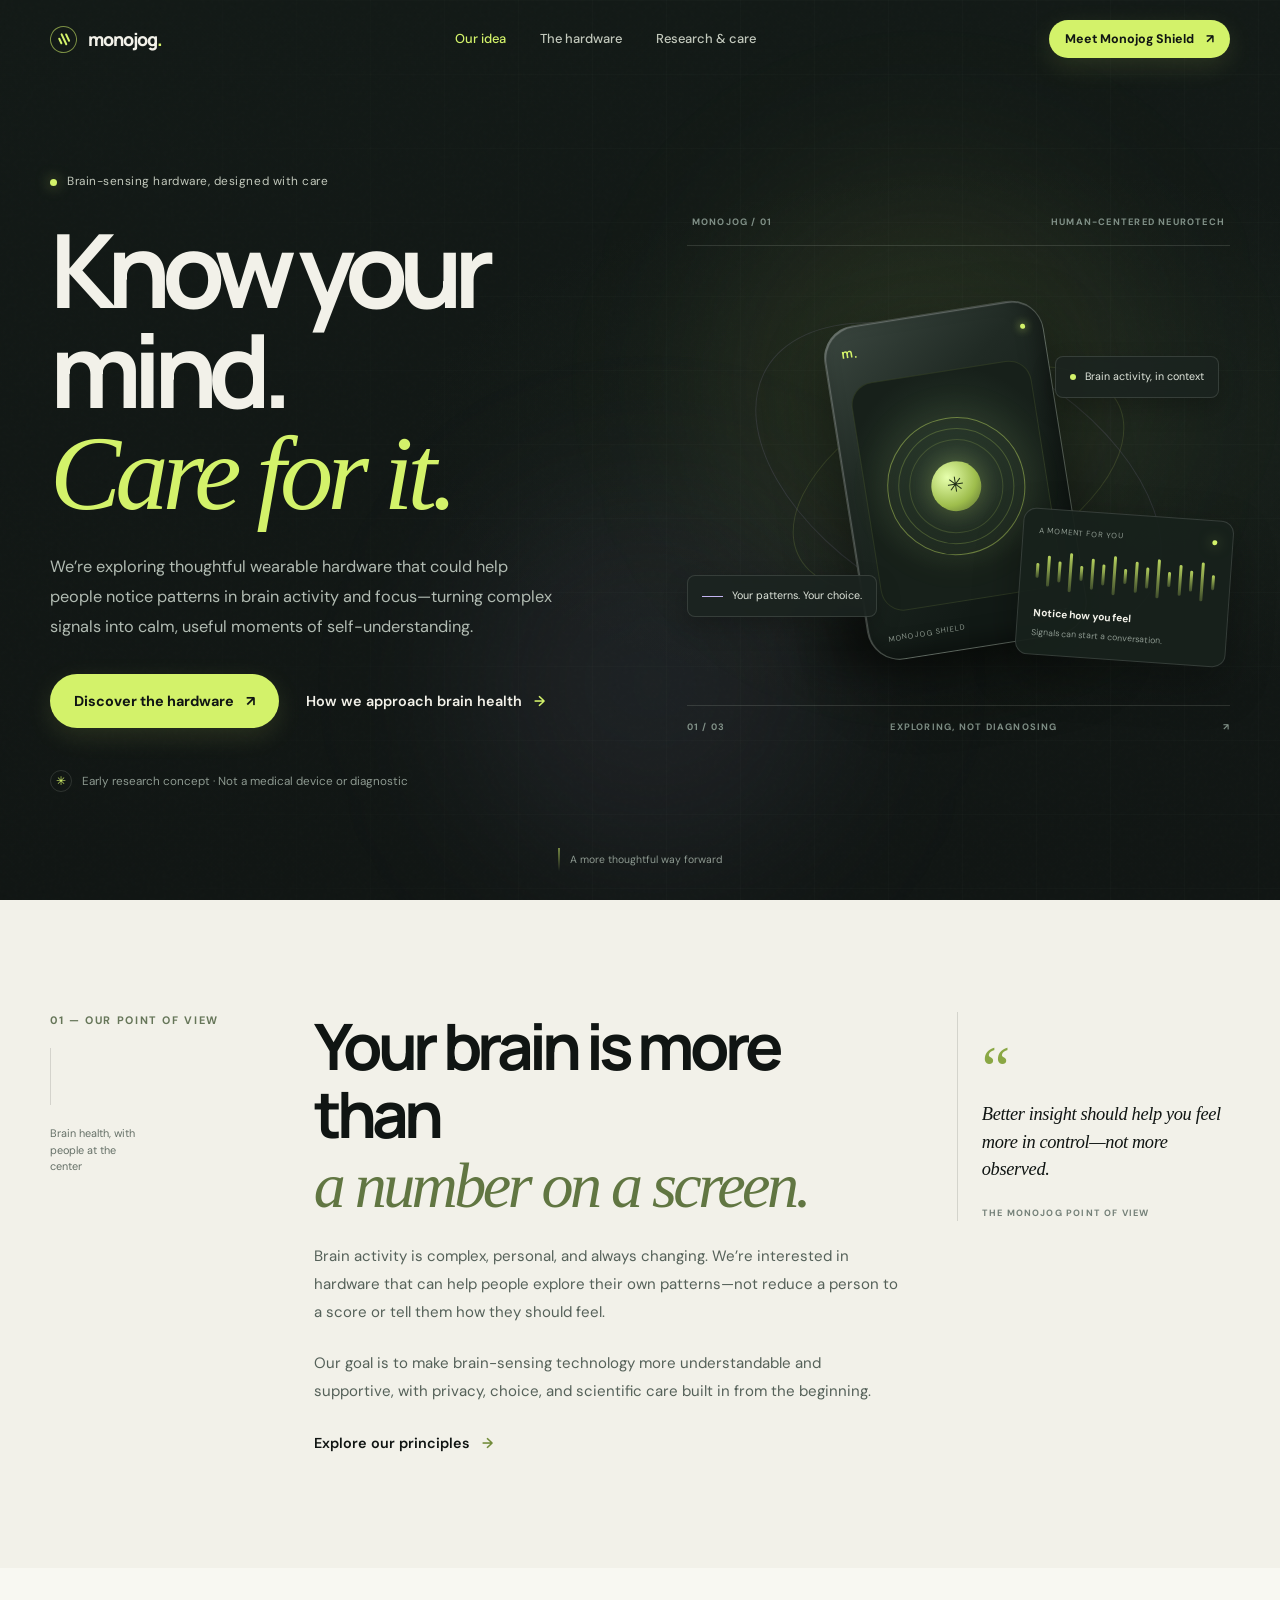
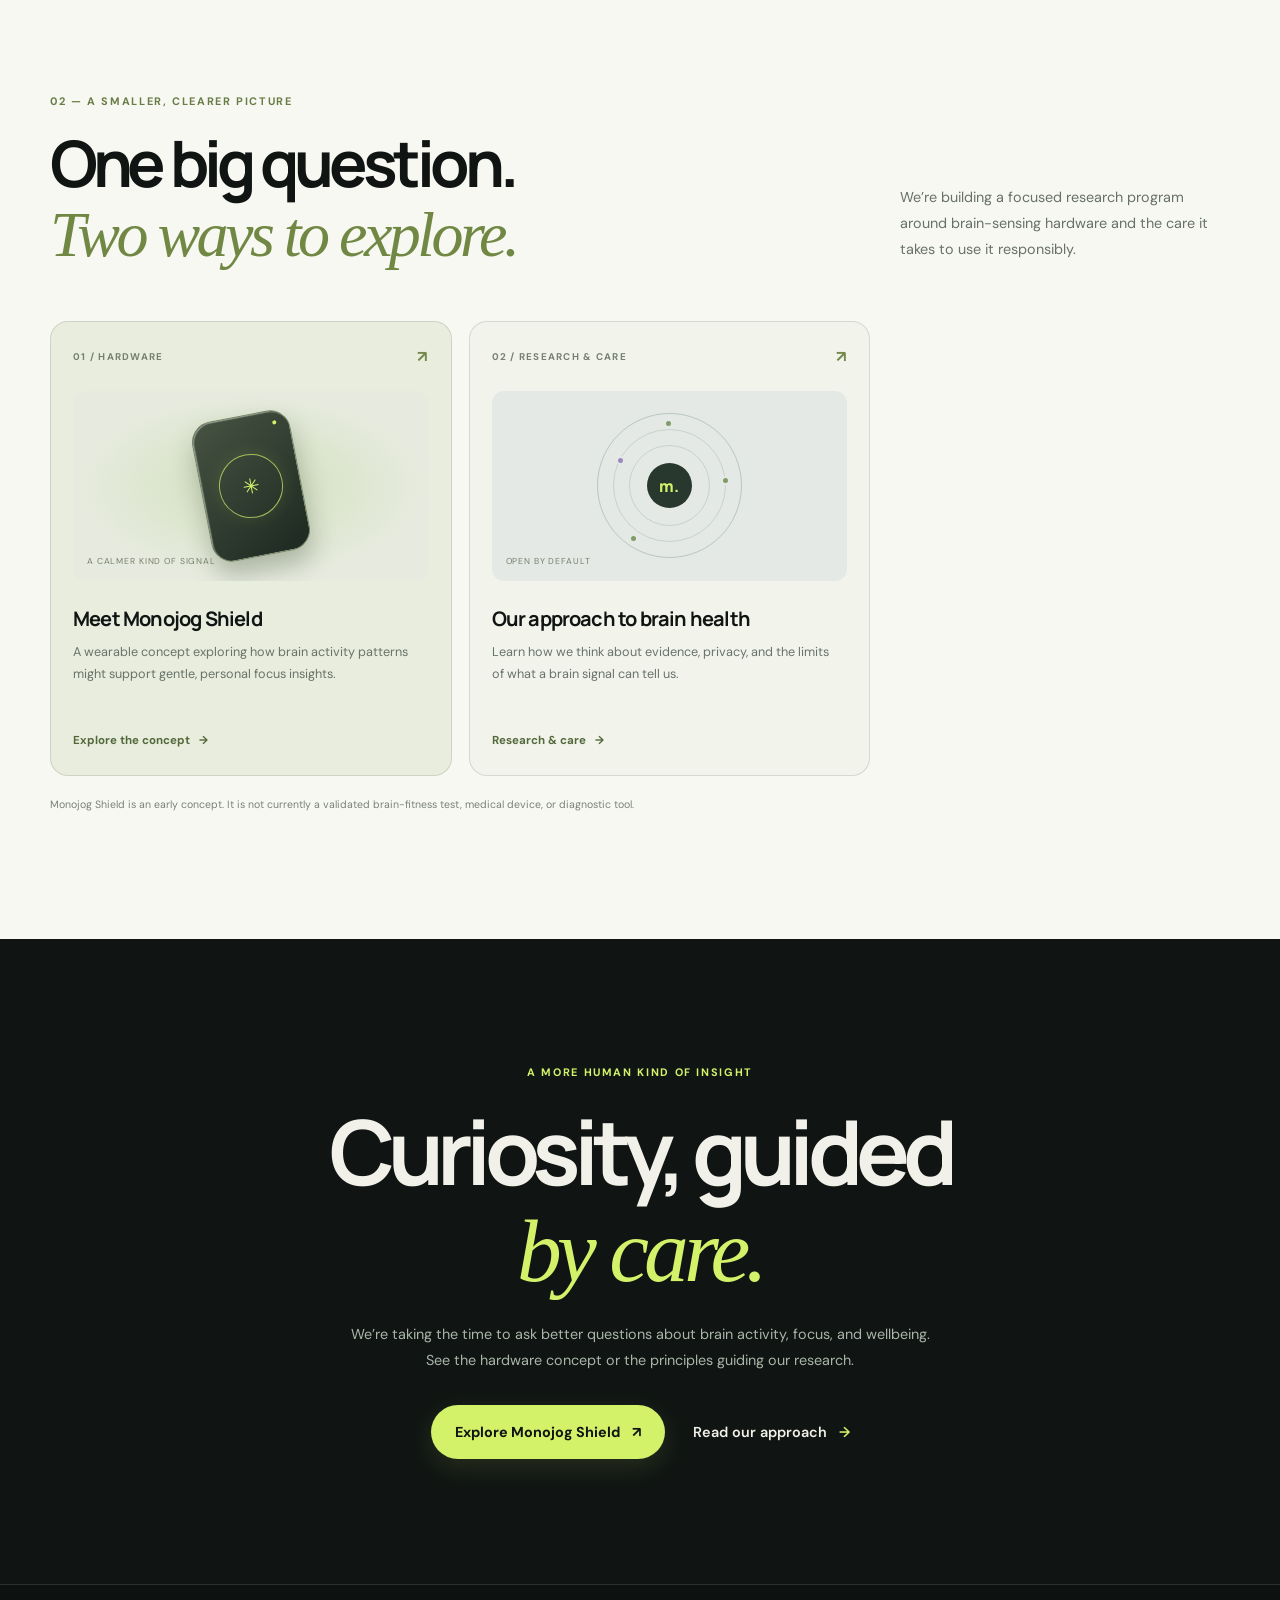
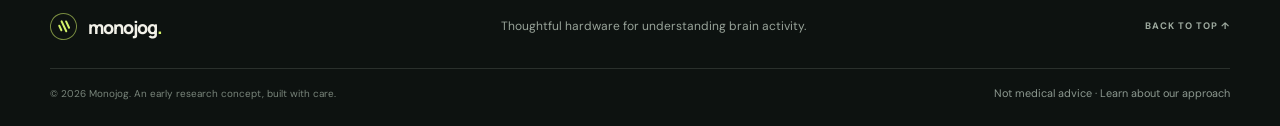
<file: index.html>
<!doctype html>
<html lang="en">
<head>
  <meta charset="utf-8">
  <meta name="viewport" content="width=device-width, initial-scale=1">
  <meta name="theme-color" content="#101513">
  <meta name="description" content="Monojog is exploring thoughtful brain-sensing hardware to help people understand and care for their focus and mental wellbeing.">
  <meta property="og:title" content="Monojog — Understand your focus">
  <meta property="og:description" content="A more human way to explore brain activity, attention, and brain health. Early hardware research, built with care.">
  <meta property="og:type" content="website">
  <title>Monojog — Understand your focus</title>
  <link rel="icon" type="image/svg+xml" href="assets/favicon.svg">
  <link rel="preconnect" href="https://fonts.googleapis.com">
  <link rel="preconnect" href="https://fonts.gstatic.com" crossorigin>
  <link href="https://fonts.googleapis.com/css2?family=DM+Sans:wght@400;500;600;700&family=Manrope:wght@400;500;600;700;800&display=swap" rel="stylesheet">
  <link rel="stylesheet" href="css/style.css">
  <link rel="stylesheet" href="css/animations.css">
  <link rel="stylesheet" href="css/brain-health.css">
</head>
<body>
  <div id="preloader" aria-hidden="true"><div class="preloader-inner"><div class="preloader-logo">M</div><div class="preloader-bar"><div class="preloader-bar-fill"></div></div></div></div>
  <div class="cursor-glow" id="cursorGlow" aria-hidden="true"></div>

  <nav class="navbar" id="navbar" aria-label="Main navigation">
    <div class="container nav-container">
      <a class="nav-logo" href="index.html" aria-label="Monojog home"><span class="brand-mark" aria-hidden="true"><span></span><span></span><span></span></span><span class="logo-text">monojog<span class="brand-period">.</span></span></a>
      <div class="nav-links" id="navLinks">
        <a class="nav-link active" href="index.html" aria-current="page">Our idea</a>
        <a class="nav-link" href="shield.html">The hardware</a>
        <a class="nav-link" href="research.html">Research &amp; care</a>
      </div>
      <div class="nav-actions">
        <a class="btn btn-primary btn-sm" href="shield.html">Meet Monojog Shield <span aria-hidden="true">↗</span></a>
        <button class="nav-toggle" id="navToggle" type="button" aria-label="Toggle navigation" aria-expanded="false" aria-controls="mobileMenu"><span></span><span></span><span></span></button>
      </div>
    </div>
  </nav>
  <div class="mobile-menu" id="mobileMenu"><div class="mobile-menu-content">
    <a class="mobile-link" href="index.html" aria-current="page">Our idea</a>
    <a class="mobile-link" href="shield.html">The hardware</a>
    <a class="mobile-link" href="research.html">Research &amp; care</a>
    <a class="btn btn-primary btn-lg mobile-cta" href="shield.html">Meet Monojog Shield ↗</a>
  </div></div>

  <main>
    <section class="hero" id="home">
      <div class="hero-bg" aria-hidden="true"><div class="hero-orb hero-orb-one"></div><div class="hero-orb hero-orb-two"></div><div class="hero-grid"></div></div>
      <div class="container hero-layout">
        <div class="hero-copy">
          <div class="eyebrow reveal-up"><span class="eyebrow-dot"></span> Brain-sensing hardware, designed with care</div>
          <h1 class="hero-title reveal-up delay-1">Know your mind.<br><span class="serif-accent">Care for it.</span></h1>
          <p class="hero-description reveal-up delay-2">We’re exploring thoughtful wearable hardware that could help people notice patterns in brain activity and focus—turning complex signals into calm, useful moments of self-understanding.</p>
          <div class="hero-actions reveal-up delay-3"><a class="btn btn-primary btn-lg" href="shield.html">Discover the hardware <span aria-hidden="true">↗</span></a><a class="text-link" href="research.html">How we approach brain health <span aria-hidden="true">→</span></a></div>
          <div class="hero-note reveal-up delay-4"><span class="note-icon" aria-hidden="true">✳</span><span>Early research concept · Not a medical device or diagnostic</span></div>
        </div>
        <div class="hero-art reveal-up delay-2" aria-label="Illustration of a wearable brain-sensing concept with a gently moving signal visualization">
          <div class="art-caption"><span>MONOJOG / 01</span><span>HUMAN-CENTERED NEUROTECH</span></div>
          <div class="device-stage">
            <div class="orbit orbit-a"></div><div class="orbit orbit-b"></div><div class="device-shadow"></div>
            <div class="device"><div class="device-top"><span class="device-brand">m.</span><span class="device-led"></span></div><div class="device-face"><div class="device-ring"><div class="device-core"><span class="core-spark">✳</span></div></div></div><div class="device-bottom"><span>MONOJOG SHIELD</span><span>CONCEPT</span></div></div>
            <div class="signal signal-one"><span class="signal-dot"></span><span>Brain activity, in context</span></div>
            <div class="signal signal-two"><span class="signal-line"></span><span>Your patterns. Your choice.</span></div>
            <div class="app-tile"><div class="app-tile-top"><span>A MOMENT FOR YOU</span><span class="app-live-dot"></span></div><div class="app-wave" aria-hidden="true"><i></i><i></i><i></i><i></i><i></i><i></i><i></i><i></i><i></i><i></i><i></i><i></i><i></i><i></i><i></i><i></i><i></i></div><div class="app-tile-bottom"><strong>Notice how you feel</strong><span>Signals can start a conversation.</span></div></div>
          </div>
          <div class="art-foot"><span>01 / 03</span><span>EXPLORING, NOT DIAGNOSING</span><span>↗</span></div>
        </div>
      </div>
      <a class="scroll-cue" href="#approach"><span class="scroll-cue-line"></span> A more thoughtful way forward</a>
    </section>

    <section class="manifesto section-space" id="approach">
      <div class="container manifesto-grid">
        <div class="manifesto-label reveal-up"><span class="section-index">01 — OUR POINT OF VIEW</span><span class="vertical-rule"></span><span class="tiny-label">Brain health, with people at the center</span></div>
        <div class="manifesto-copy reveal-up delay-1"><h2>Your brain is more than<br><span class="serif-accent">a number on a screen.</span></h2><p>Brain activity is complex, personal, and always changing. We’re interested in hardware that can help people explore their own patterns—not reduce a person to a score or tell them how they should feel.</p><p>Our goal is to make brain-sensing technology more understandable and supportive, with privacy, choice, and scientific care built in from the beginning.</p><a class="text-link" href="research.html">Explore our principles <span aria-hidden="true">→</span></a></div>
        <div class="manifesto-aside reveal-up delay-2"><span class="quote-mark">“</span><p>Better insight should help you feel more in control—not more observed.</p><span class="aside-caption">THE MONOJOG POINT OF VIEW</span></div>
      </div>
    </section>

    <section class="system-section section-space" id="system">
      <div class="container">
        <div class="section-heading reveal-up"><div><span class="section-index">02 — A SMALLER, CLEARER PICTURE</span><h2>One big question.<br><span class="serif-accent">Two ways to explore.</span></h2></div><p>We’re building a focused research program around brain-sensing hardware and the care it takes to use it responsibly.</p></div>
        <div class="system-grid home-card-grid">
          <a class="system-card system-card-feature reveal-up" href="shield.html"><div class="card-topline"><span>01 / HARDWARE</span><span class="card-arrow">↗</span></div><div class="card-illustration hardware-illustration"><div class="mini-device"><div class="mini-device-ring"><span>✳</span></div><span class="mini-light"></span></div><div class="illustration-label">A calmer kind of signal</div></div><h3>Meet Monojog Shield</h3><p>A wearable concept exploring how brain activity patterns might support gentle, personal focus insights.</p><span class="card-link">Explore the concept <span>→</span></span></a>
          <a class="system-card reveal-up delay-1" href="research.html"><div class="card-topline"><span>02 / RESEARCH &amp; CARE</span><span class="card-arrow">↗</span></div><div class="card-illustration research-illustration"><div class="research-orbit"><span class="research-center">m.</span><i class="node node-one"></i><i class="node node-two"></i><i class="node node-three"></i><i class="node node-four"></i></div><div class="research-label">Open by default</div></div><h3>Our approach to brain health</h3><p>Learn how we think about evidence, privacy, and the limits of what a brain signal can tell us.</p><span class="card-link">Research &amp; care <span>→</span></span></a>
        </div>
        <p class="system-footnote">Monojog Shield is an early concept. It is not currently a validated brain-fitness test, medical device, or diagnostic tool.</p>
      </div>
    </section>

    <section class="closing-section section-space"><div class="container closing-inner reveal-up"><span class="section-index">A MORE HUMAN KIND OF INSIGHT</span><h2>Curiosity, guided<br><span class="serif-accent">by care.</span></h2><p>We’re taking the time to ask better questions about brain activity, focus, and wellbeing. See the hardware concept or the principles guiding our research.</p><div class="closing-actions"><a class="btn btn-primary btn-lg" href="shield.html">Explore Monojog Shield <span aria-hidden="true">↗</span></a><a class="text-link" href="research.html">Read our approach <span aria-hidden="true">→</span></a></div></div></section>
  </main>
  <footer class="site-footer"><div class="container footer-main"><a class="nav-logo footer-logo" href="index.html"><span class="brand-mark" aria-hidden="true"><span></span><span></span><span></span></span><span class="logo-text">monojog<span class="brand-period">.</span></span></a><p>Thoughtful hardware for understanding brain activity.</p><a class="footer-top" href="#home">BACK TO TOP ↑</a></div><div class="container footer-bottom"><span>© <span id="currentYear">2026</span> Monojog. An early research concept, built with care.</span><a href="research.html">Not medical advice · Learn about our approach</a></div></footer>
  <script src="js/main.js"></script>
  <script>document.getElementById('currentYear').textContent = new Date().getFullYear();</script>
</body>
</html>
</file>
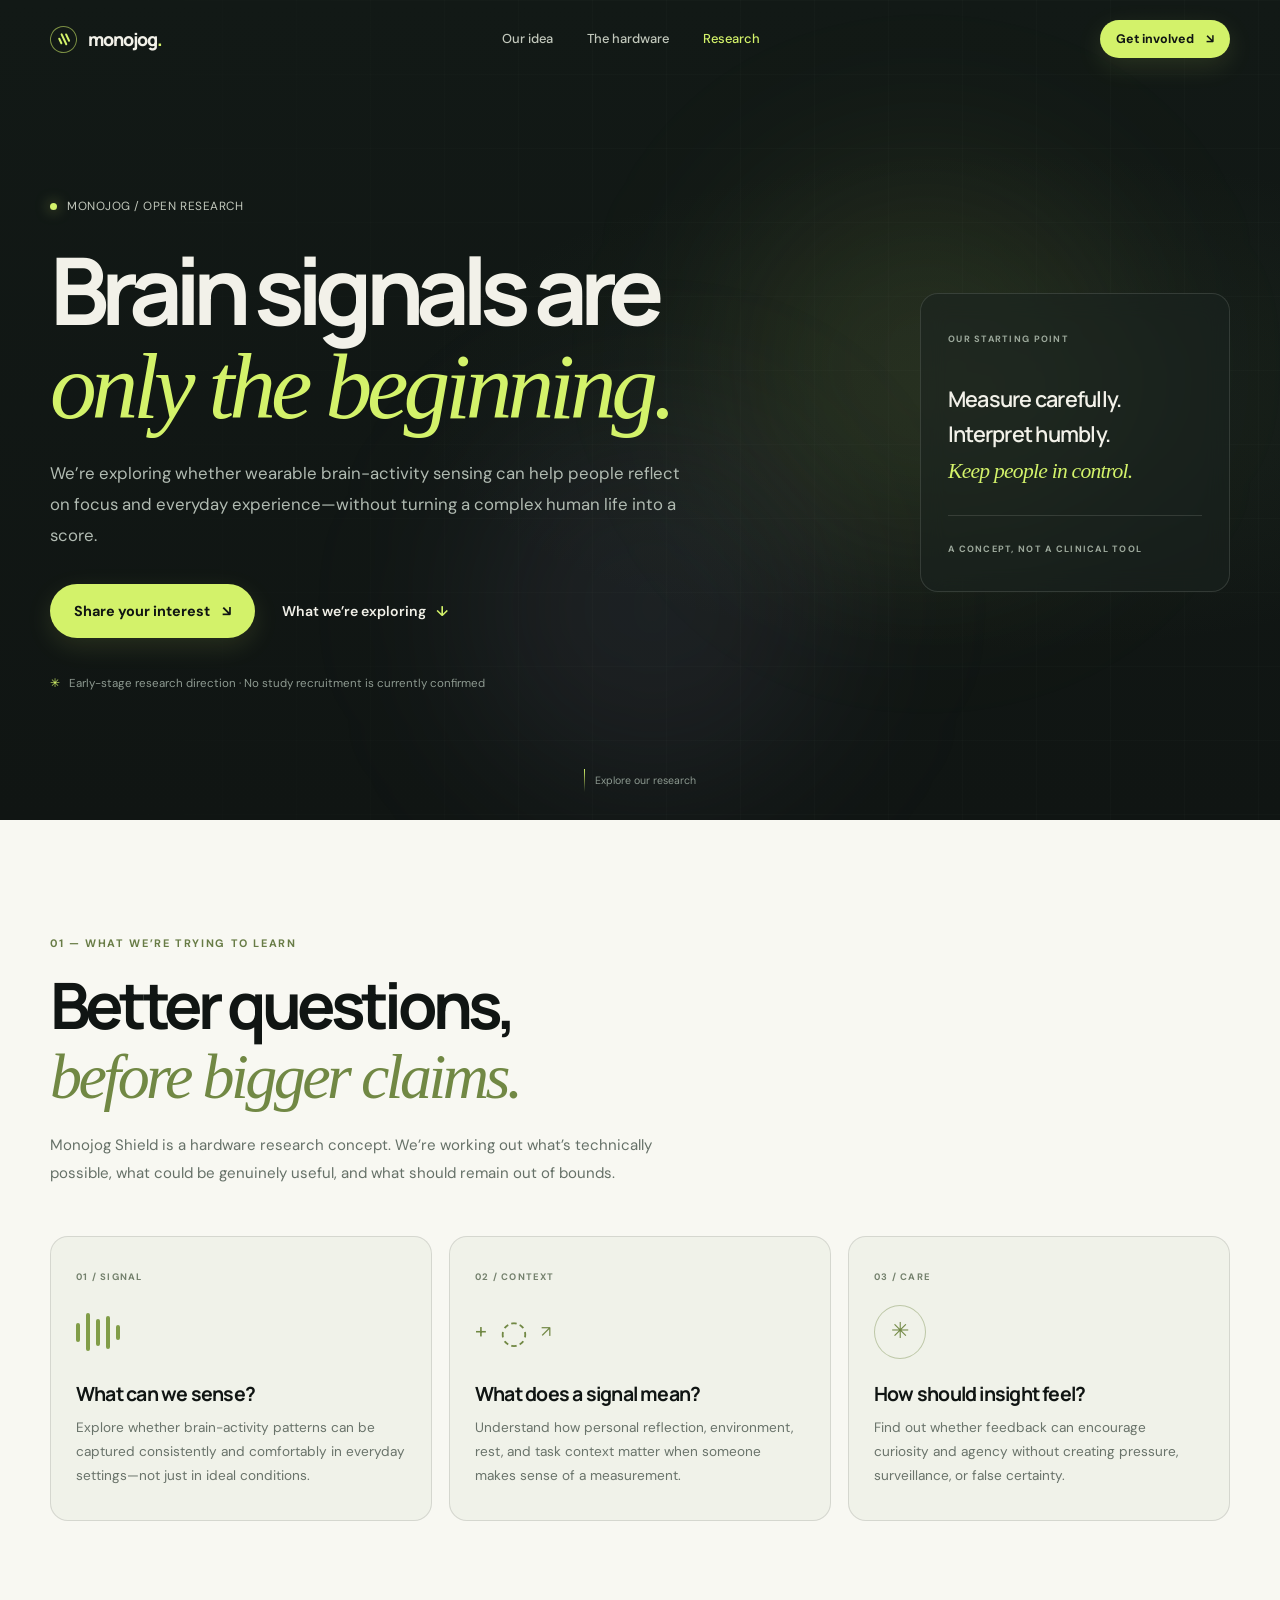
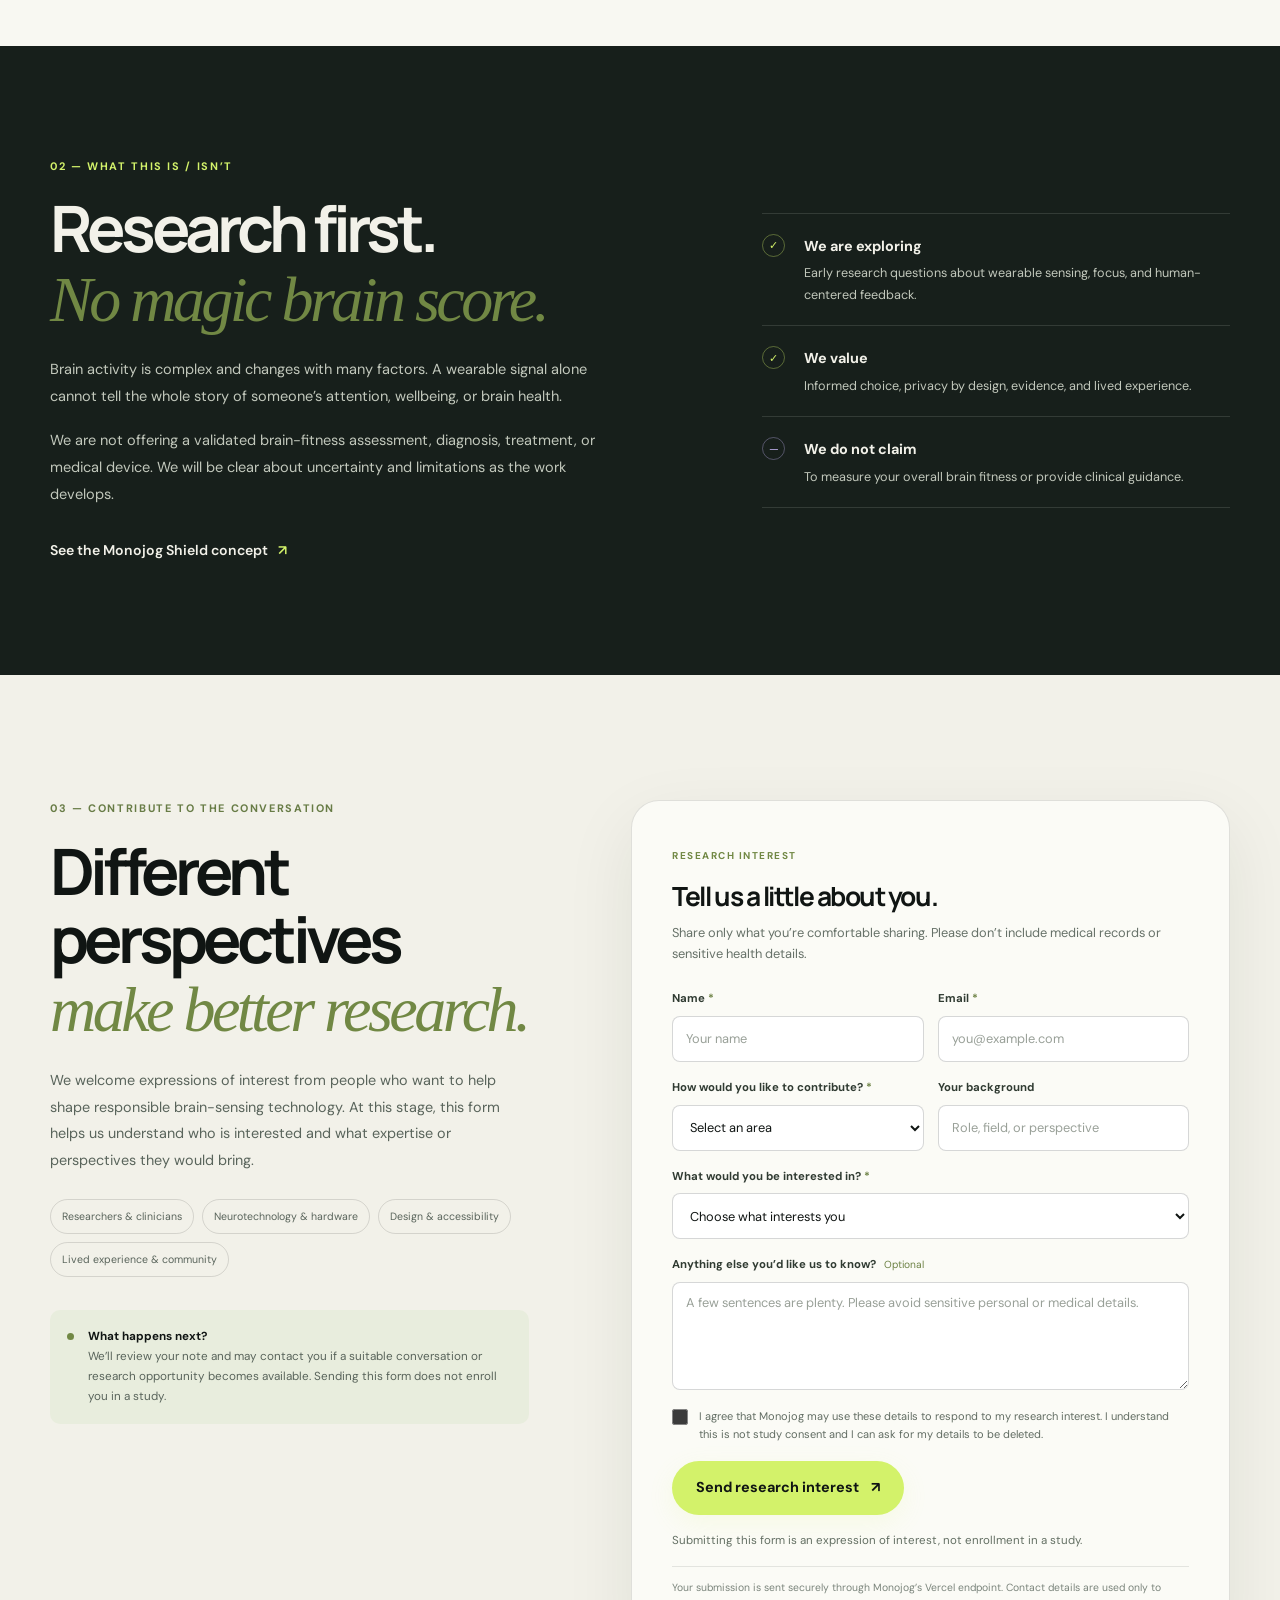
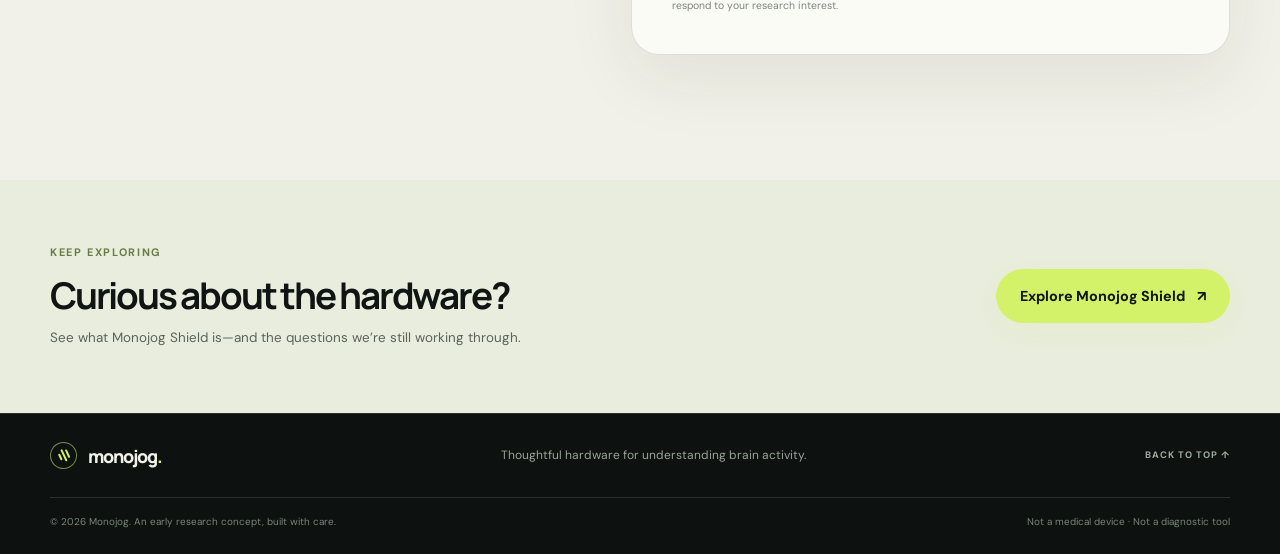
<file: research.html>
<!doctype html>
<html lang="en">
<head>
  <meta charset="utf-8">
  <meta name="viewport" content="width=device-width, initial-scale=1">
  <meta name="theme-color" content="#101513">
  <meta name="description" content="Explore Monojog's brain activity research and express interest in contributing as a researcher, designer, or participant advisor.">
  <title>Research with Monojog — Brain activity, focus &amp; care</title>
  <link rel="icon" type="image/svg+xml" href="assets/favicon.svg">
  <link rel="preconnect" href="https://fonts.googleapis.com">
  <link rel="preconnect" href="https://fonts.gstatic.com" crossorigin>
  <link href="https://fonts.googleapis.com/css2?family=DM+Sans:wght@400;500;600;700&family=Manrope:wght@400;500;600;700;800&display=swap" rel="stylesheet">
  <link rel="stylesheet" href="css/style.css">
  <link rel="stylesheet" href="css/animations.css">
  <link rel="stylesheet" href="css/brain-health.css">
  <link rel="stylesheet" href="css/research.css">
</head>
<body>
  <div id="preloader" aria-hidden="true"><div class="preloader-inner"><div class="preloader-logo">M</div><div class="preloader-bar"><div class="preloader-bar-fill"></div></div></div></div>
  <div class="cursor-glow" id="cursorGlow" aria-hidden="true"></div>

  <nav class="navbar" id="navbar" aria-label="Main navigation">
    <div class="container nav-container">
      <a class="nav-logo" href="index.html" aria-label="Monojog home"><span class="brand-mark" aria-hidden="true"><span></span><span></span><span></span></span><span class="logo-text">monojog<span class="brand-period">.</span></span></a>
      <div class="nav-links" id="navLinks">
        <a class="nav-link" href="index.html">Our idea</a>
        <a class="nav-link" href="shield.html">The hardware</a>
        <a class="nav-link active" href="research.html" aria-current="page">Research</a>
      </div>
      <div class="nav-actions">
        <a class="btn btn-primary btn-sm" href="#apply">Get involved <span aria-hidden="true">↘</span></a>
        <button class="nav-toggle" id="navToggle" type="button" aria-label="Toggle navigation" aria-expanded="false" aria-controls="mobileMenu"><span></span><span></span><span></span></button>
      </div>
    </div>
  </nav>
  <div class="mobile-menu" id="mobileMenu"><div class="mobile-menu-content">
    <a class="mobile-link" href="index.html">Our idea</a>
    <a class="mobile-link" href="shield.html">The hardware</a>
    <a class="mobile-link" href="research.html" aria-current="page">Research</a>
    <a class="btn btn-primary btn-lg mobile-cta" href="#apply">Get involved ↘</a>
  </div></div>

  <main>
    <section class="research-hero" id="home">
      <div class="hero-bg" aria-hidden="true"><div class="hero-orb hero-orb-one"></div><div class="hero-orb hero-orb-two"></div><div class="hero-grid"></div></div>
      <div class="container research-hero-content">
        <div class="research-hero-copy">
          <span class="eyebrow reveal-up"><span class="eyebrow-dot"></span> MONOJOG / OPEN RESEARCH</span>
          <h1 class="research-title reveal-up delay-1">Brain signals are<br><span class="serif-accent">only the beginning.</span></h1>
          <p class="research-lede reveal-up delay-2">We’re exploring whether wearable brain-activity sensing can help people reflect on focus and everyday experience—without turning a complex human life into a score.</p>
          <div class="research-hero-actions reveal-up delay-3"><a class="btn btn-primary btn-lg" href="#apply">Share your interest <span aria-hidden="true">↘</span></a><a class="research-secondary-link" href="#questions">What we’re exploring <span aria-hidden="true">↓</span></a></div>
          <p class="research-status reveal-up delay-4"><span aria-hidden="true">✳</span> Early-stage research direction · No study recruitment is currently confirmed</p>
        </div>
        <aside class="research-hero-note reveal-up delay-2" aria-label="Research principles">
          <span class="research-note-label">OUR STARTING POINT</span>
          <p>Measure carefully.<br>Interpret humbly.<br><em>Keep people in control.</em></p>
          <div class="research-note-rule"></div>
          <span class="research-note-foot">A CONCEPT, NOT A CLINICAL TOOL</span>
        </aside>
      </div>
      <a class="research-scroll" href="#questions"><span class="scroll-cue-line"></span> Explore our research</a>
    </section>

    <section class="research-purpose" id="questions">
      <div class="container">
        <div class="research-section-heading reveal-up"><span class="section-index">01 — WHAT WE’RE TRYING TO LEARN</span><h2>Better questions,<br><span class="serif-accent">before bigger claims.</span></h2><p>Monojog Shield is a hardware research concept. We’re working out what’s technically possible, what could be genuinely useful, and what should remain out of bounds.</p></div>
        <div class="question-grid">
          <article class="question-card reveal-up"><span class="question-index">01 / SIGNAL</span><div class="question-icon signal-icon" aria-hidden="true"><i></i><i></i><i></i><i></i><i></i></div><h3>What can we sense?</h3><p>Explore whether brain-activity patterns can be captured consistently and comfortably in everyday settings—not just in ideal conditions.</p></article>
          <article class="question-card reveal-up delay-1"><span class="question-index">02 / CONTEXT</span><div class="question-icon context-icon" aria-hidden="true"><span>+</span><span>◌</span><span>↗</span></div><h3>What does a signal mean?</h3><p>Understand how personal reflection, environment, rest, and task context matter when someone makes sense of a measurement.</p></article>
          <article class="question-card reveal-up delay-2"><span class="question-index">03 / CARE</span><div class="question-icon care-icon" aria-hidden="true"><span>✳</span></div><h3>How should insight feel?</h3><p>Find out whether feedback can encourage curiosity and agency without creating pressure, surveillance, or false certainty.</p></article>
        </div>
      </div>
    </section>

    <section class="research-boundaries">
      <div class="container boundaries-layout">
        <div class="boundaries-copy reveal-up"><span class="section-index">02 — WHAT THIS IS / ISN’T</span><h2>Research first.<br><span class="serif-accent">No magic brain score.</span></h2><p>Brain activity is complex and changes with many factors. A wearable signal alone cannot tell the whole story of someone’s attention, wellbeing, or brain health.</p><p>We are not offering a validated brain-fitness assessment, diagnosis, treatment, or medical device. We will be clear about uncertainty and limitations as the work develops.</p><a class="boundaries-link" href="shield.html">See the Monojog Shield concept <span aria-hidden="true">↗</span></a></div>
        <div class="boundaries-list reveal-up delay-1"><div><span class="boundary-mark">✓</span><p><strong>We are exploring</strong><br>Early research questions about wearable sensing, focus, and human-centered feedback.</p></div><div><span class="boundary-mark">✓</span><p><strong>We value</strong><br>Informed choice, privacy by design, evidence, and lived experience.</p></div><div><span class="boundary-mark boundary-no">—</span><p><strong>We do not claim</strong><br>To measure your overall brain fitness or provide clinical guidance.</p></div></div>
      </div>
    </section>

    <section class="participation-section">
      <div class="container participation-layout">
        <div class="participation-intro reveal-up"><span class="section-index">03 — CONTRIBUTE TO THE CONVERSATION</span><h2>Different perspectives<br><span class="serif-accent">make better research.</span></h2><p>We welcome expressions of interest from people who want to help shape responsible brain-sensing technology. At this stage, this form helps us understand who is interested and what expertise or perspectives they would bring.</p><div class="participation-roles"><span>Researchers &amp; clinicians</span><span>Neurotechnology &amp; hardware</span><span>Design &amp; accessibility</span><span>Lived experience &amp; community</span></div><div class="participation-expectations"><span class="expectation-dot"></span><p><strong>What happens next?</strong><br>We’ll review your note and may contact you if a suitable conversation or research opportunity becomes available. Sending this form does not enroll you in a study.</p></div></div>
        <div class="application-card reveal-up delay-1" id="apply">
          <div class="form-heading"><span class="form-kicker">RESEARCH INTEREST</span><h3>Tell us a little about you.</h3><p>Share only what you’re comfortable sharing. Please don’t include medical records or sensitive health details.</p></div>
          <form id="researchInterestForm" class="research-form" data-endpoint="https://formspree.io/f/YOUR_FORM_ID" novalidate>
            <div class="form-row"><div class="form-field"><label for="researchName">Name <span aria-hidden="true">*</span></label><input id="researchName" name="name" type="text" autocomplete="name" required maxlength="100" placeholder="Your name"></div><div class="form-field"><label for="researchEmail">Email <span aria-hidden="true">*</span></label><input id="researchEmail" name="email" type="email" autocomplete="email" required maxlength="200" placeholder="you@example.com"></div></div>
            <div class="form-row"><div class="form-field"><label for="researchRole">How would you like to contribute? <span aria-hidden="true">*</span></label><select id="researchRole" name="contribution_area" required><option value="" disabled selected>Select an area</option><option>Research or neuroscience</option><option>Clinical practice or mental health</option><option>Neurotechnology or hardware</option><option>Product, design, or accessibility</option><option>Community or lived experience</option><option>Something else</option></select></div><div class="form-field"><label for="researchBackground">Your background</label><input id="researchBackground" name="background" type="text" maxlength="160" placeholder="Role, field, or perspective"></div></div>
            <div class="form-field"><label for="researchInterest">What would you be interested in? <span aria-hidden="true">*</span></label><select id="researchInterest" name="interest" required><option value="" disabled selected>Choose what interests you</option><option>Reviewing research questions</option><option>Sharing a professional perspective</option><option>Giving feedback on design or accessibility</option><option>Joining a future interview or workshop</option><option>Following project updates</option><option>Other</option></select></div>
            <div class="form-field"><label for="researchMessage">Anything else you’d like us to know? <span class="optional-label">Optional</span></label><textarea id="researchMessage" name="message" rows="4" maxlength="1500" placeholder="A few sentences are plenty. Please avoid sensitive personal or medical details."></textarea></div>
            <label class="consent-field"><input type="checkbox" name="contact_consent" value="yes" required><span>I agree that Monojog may use these details to respond to my research interest. I understand this is not study consent and I can ask for my details to be deleted.</span></label>
            <div class="form-honeypot" aria-hidden="true"><label for="companyWebsite">Leave this field empty</label><input id="companyWebsite" name="_gotcha" type="text" tabindex="-1" autocomplete="off"></div>
            <button class="btn btn-primary btn-lg form-submit" type="submit">Send research interest <span aria-hidden="true">↗</span></button>
            <p class="form-status" id="researchFormStatus" role="status" aria-live="polite">Submitting this form is an expression of interest, not enrollment in a study.</p>
            <p class="form-setup-note">Form submissions are sent through Formspree. The project owner must connect a free Formspree form endpoint before submissions can be received.</p>
          </form>
        </div>
      </div>
    </section>

    <section class="research-next"><div class="container research-next-inner reveal-up"><div><span class="section-index">KEEP EXPLORING</span><h2>Curious about the hardware?</h2><p>See what Monojog Shield is—and the questions we’re still working through.</p></div><a class="btn btn-primary btn-lg" href="shield.html">Explore Monojog Shield <span aria-hidden="true">↗</span></a></div></section>
  </main>
  <footer class="site-footer"><div class="container footer-main"><a class="nav-logo footer-logo" href="index.html"><span class="brand-mark" aria-hidden="true"><span></span><span></span><span></span></span><span class="logo-text">monojog<span class="brand-period">.</span></span></a><p>Thoughtful hardware for understanding brain activity.</p><a class="footer-top" href="#home">BACK TO TOP ↑</a></div><div class="container footer-bottom"><span>© <span id="currentYear">2026</span> Monojog. An early research concept, built with care.</span><span>Not a medical device · Not a diagnostic tool</span></div></footer>
  <script src="js/main.js"></script>
  <script src="js/research-form.js"></script>
  <script>document.getElementById('currentYear').textContent = new Date().getFullYear();</script>
</body>
</html>
</file>
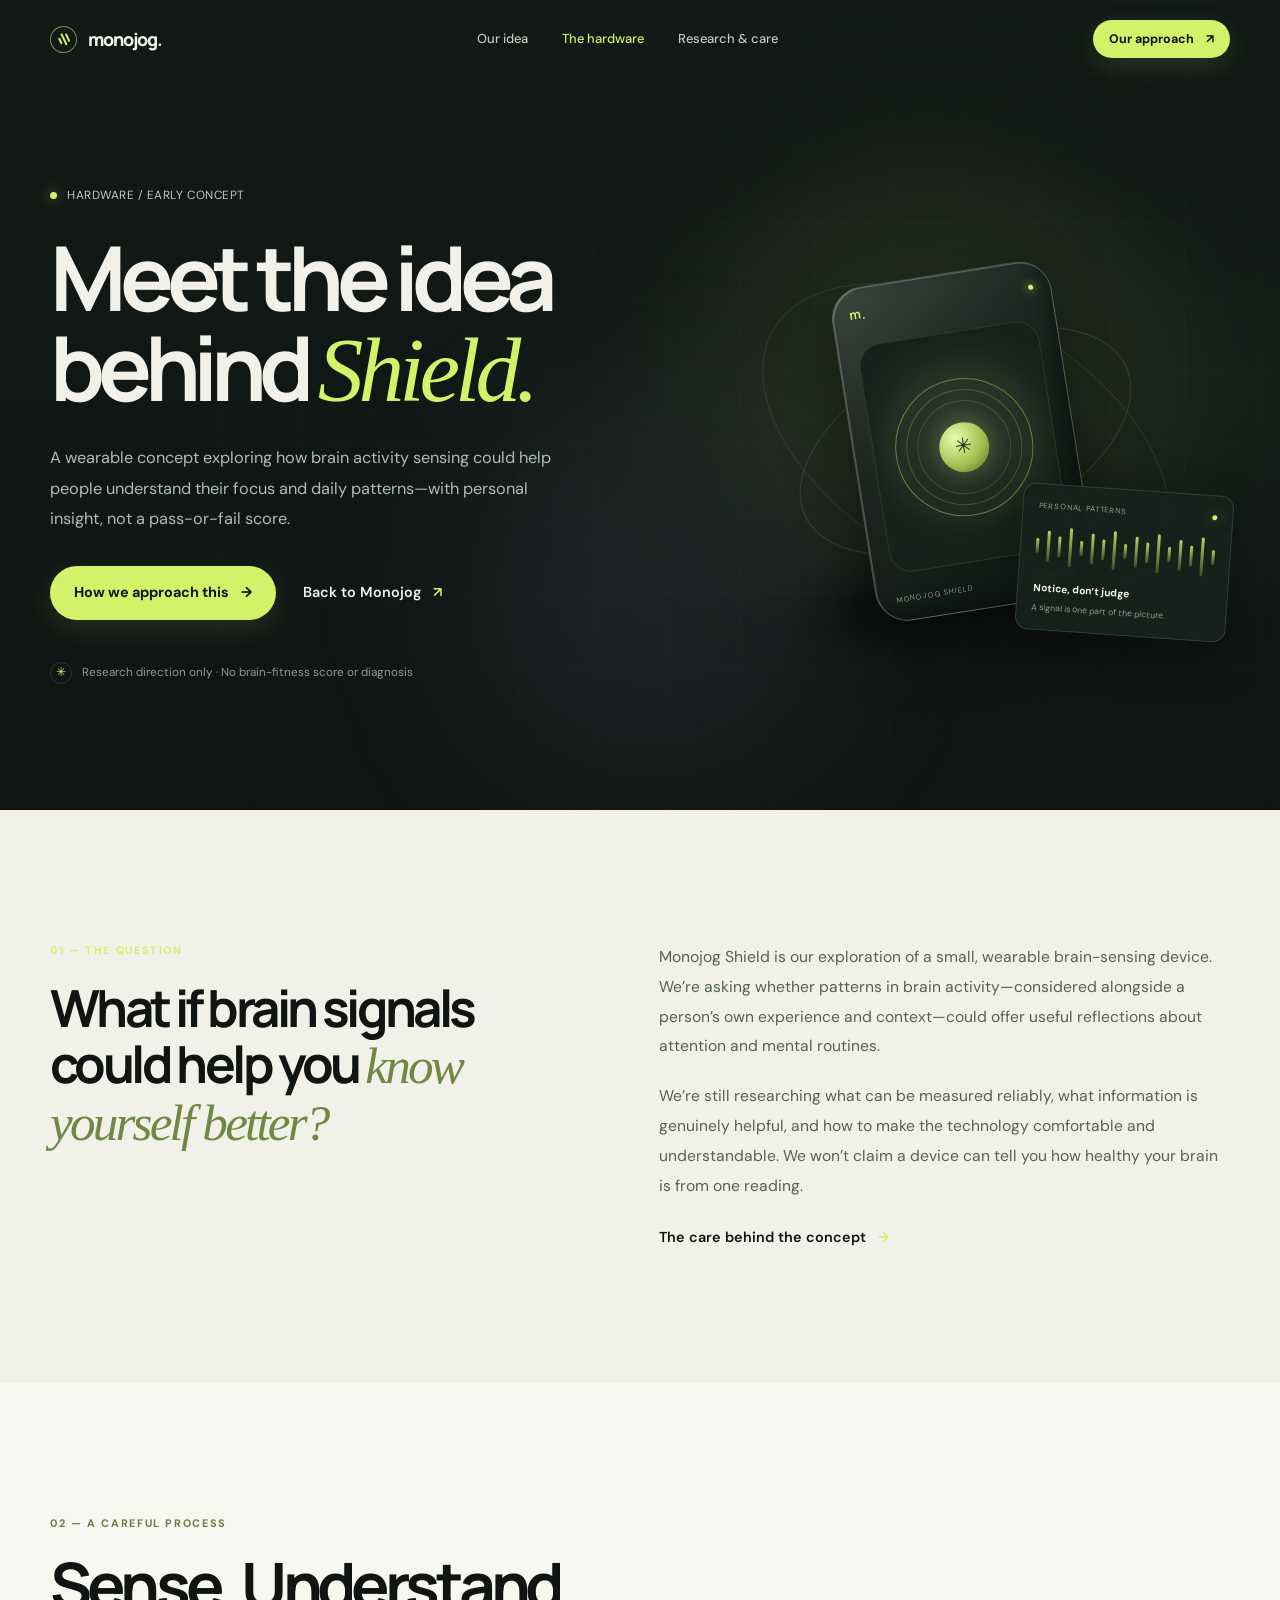
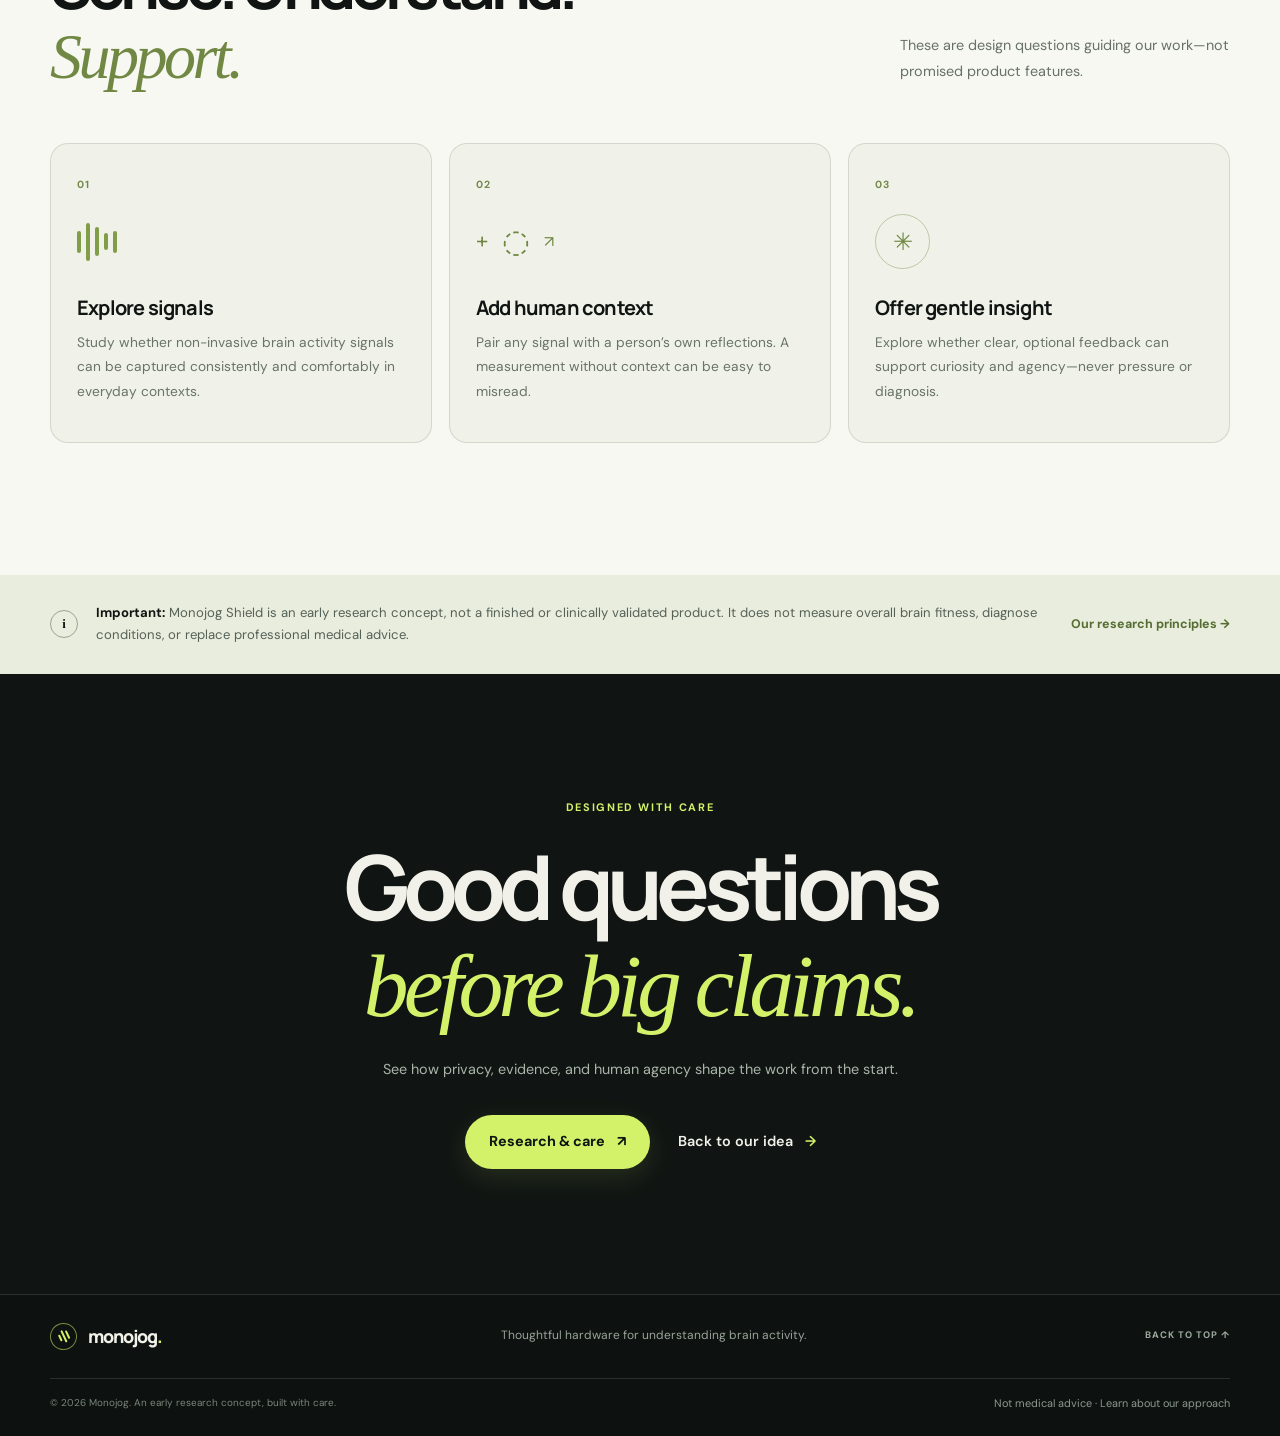
<file: shield.html>
<!doctype html>
<html lang="en">
<head>
  <meta charset="utf-8">
  <meta name="viewport" content="width=device-width, initial-scale=1">
  <meta name="theme-color" content="#101513">
  <meta name="description" content="Explore Monojog Shield, an early wearable concept researching how brain activity patterns might support personal focus and self-understanding.">
  <title>Monojog Shield — The hardware concept</title>
  <link rel="icon" type="image/svg+xml" href="assets/favicon.svg">
  <link rel="preconnect" href="https://fonts.googleapis.com"><link rel="preconnect" href="https://fonts.gstatic.com" crossorigin>
  <link href="https://fonts.googleapis.com/css2?family=DM+Sans:wght@400;500;600;700&family=Manrope:wght@400;500;600;700;800&display=swap" rel="stylesheet">
  <link rel="stylesheet" href="css/style.css"><link rel="stylesheet" href="css/animations.css"><link rel="stylesheet" href="css/brain-health.css">
</head>
<body>
  <div id="preloader" aria-hidden="true"><div class="preloader-inner"><div class="preloader-logo">M</div><div class="preloader-bar"><div class="preloader-bar-fill"></div></div></div></div><div class="cursor-glow" id="cursorGlow" aria-hidden="true"></div>
  <nav class="navbar" id="navbar" aria-label="Main navigation"><div class="container nav-container"><a class="nav-logo" href="index.html" aria-label="Monojog home"><span class="brand-mark" aria-hidden="true"><span></span><span></span><span></span></span><span class="logo-text">monojog<span class="brand-period">.</span></span></a><div class="nav-links" id="navLinks"><a class="nav-link" href="index.html">Our idea</a><a class="nav-link active" href="shield.html" aria-current="page">The hardware</a><a class="nav-link" href="research.html">Research &amp; care</a></div><div class="nav-actions"><a class="btn btn-primary btn-sm" href="research.html">Our approach <span aria-hidden="true">↗</span></a><button class="nav-toggle" id="navToggle" type="button" aria-label="Toggle navigation" aria-expanded="false" aria-controls="mobileMenu"><span></span><span></span><span></span></button></div></div></nav>
  <div class="mobile-menu" id="mobileMenu"><div class="mobile-menu-content"><a class="mobile-link" href="index.html">Our idea</a><a class="mobile-link" href="shield.html" aria-current="page">The hardware</a><a class="mobile-link" href="research.html">Research &amp; care</a><a class="btn btn-primary btn-lg mobile-cta" href="research.html">Our approach ↗</a></div></div>
  <main>
    <section class="page-hero" id="home"><div class="hero-bg" aria-hidden="true"><div class="hero-orb hero-orb-one"></div><div class="hero-orb hero-orb-two"></div><div class="hero-grid"></div></div><div class="container page-hero-layout"><div class="page-hero-copy"><span class="eyebrow reveal-up"><span class="eyebrow-dot"></span> HARDWARE / EARLY CONCEPT</span><h1 class="page-title reveal-up delay-1">Meet the idea<br>behind <span class="serif-accent">Shield.</span></h1><p class="hero-description reveal-up delay-2">A wearable concept exploring how brain activity sensing could help people understand their focus and daily patterns—with personal insight, not a pass-or-fail score.</p><div class="hero-actions reveal-up delay-3"><a class="btn btn-primary btn-lg" href="research.html">How we approach this <span aria-hidden="true">→</span></a><a class="text-link" href="index.html">Back to Monojog <span aria-hidden="true">↗</span></a></div><div class="hero-note reveal-up delay-4"><span class="note-icon" aria-hidden="true">✳</span><span>Research direction only · No brain-fitness score or diagnosis</span></div></div><div class="page-device-art reveal-up delay-2" aria-label="Animated concept rendering of a wearable and signal visualization"><div class="device-stage"><div class="orbit orbit-a"></div><div class="orbit orbit-b"></div><div class="device-shadow"></div><div class="device"><div class="device-top"><span class="device-brand">m.</span><span class="device-led"></span></div><div class="device-face"><div class="device-ring"><div class="device-core"><span class="core-spark">✳</span></div></div></div><div class="device-bottom"><span>MONOJOG SHIELD</span><span>CONCEPT</span></div></div><div class="app-tile"><div class="app-tile-top"><span>PERSONAL PATTERNS</span><span class="app-live-dot"></span></div><div class="app-wave" aria-hidden="true"><i></i><i></i><i></i><i></i><i></i><i></i><i></i><i></i><i></i><i></i><i></i><i></i><i></i><i></i><i></i><i></i><i></i></div><div class="app-tile-bottom"><strong>Notice, don’t judge</strong><span>A signal is one part of the picture.</span></div></div></div></div></div></section>
    <section class="detail-section section-space"><div class="container detail-grid"><div class="detail-intro reveal-up"><span class="section-index">01 — THE QUESTION</span><h2>What if brain signals could help you <span class="serif-accent">know yourself better?</span></h2></div><div class="detail-copy reveal-up delay-1"><p>Monojog Shield is our exploration of a small, wearable brain-sensing device. We’re asking whether patterns in brain activity—considered alongside a person’s own experience and context—could offer useful reflections about attention and mental routines.</p><p>We’re still researching what can be measured reliably, what information is genuinely helpful, and how to make the technology comfortable and understandable. We won’t claim a device can tell you how healthy your brain is from one reading.</p><a class="text-link" href="research.html">The care behind the concept <span aria-hidden="true">→</span></a></div></div></section>
    <section class="steps-section section-space"><div class="container"><div class="section-heading reveal-up"><div><span class="section-index">02 — A CAREFUL PROCESS</span><h2>Sense. Understand.<br><span class="serif-accent">Support.</span></h2></div><p>These are design questions guiding our work—not promised product features.</p></div><div class="steps-grid"><article class="step-card reveal-up"><span class="step-number">01</span><div class="step-mark signal-mark" aria-hidden="true"><i></i><i></i><i></i><i></i><i></i></div><h3>Explore signals</h3><p>Study whether non-invasive brain activity signals can be captured consistently and comfortably in everyday contexts.</p></article><article class="step-card reveal-up delay-1"><span class="step-number">02</span><div class="step-mark context-mark" aria-hidden="true"><span>+</span><span>◌</span><span>↗</span></div><h3>Add human context</h3><p>Pair any signal with a person’s own reflections. A measurement without context can be easy to misread.</p></article><article class="step-card reveal-up delay-2"><span class="step-number">03</span><div class="step-mark care-mark" aria-hidden="true"><span>✳</span></div><h3>Offer gentle insight</h3><p>Explore whether clear, optional feedback can support curiosity and agency—never pressure or diagnosis.</p></article></div></div></section>
    <section class="disclaimer-band"><div class="container disclaimer-inner"><span class="disclaimer-icon" aria-hidden="true">i</span><p><strong>Important:</strong> Monojog Shield is an early research concept, not a finished or clinically validated product. It does not measure overall brain fitness, diagnose conditions, or replace professional medical advice.</p><a href="research.html">Our research principles →</a></div></section>
    <section class="closing-section section-space"><div class="container closing-inner reveal-up"><span class="section-index">DESIGNED WITH CARE</span><h2>Good questions<br><span class="serif-accent">before big claims.</span></h2><p>See how privacy, evidence, and human agency shape the work from the start.</p><div class="closing-actions"><a class="btn btn-primary btn-lg" href="research.html">Research &amp; care <span aria-hidden="true">↗</span></a><a class="text-link" href="index.html">Back to our idea <span aria-hidden="true">→</span></a></div></div></section>
  </main>
  <footer class="site-footer"><div class="container footer-main"><a class="nav-logo footer-logo" href="index.html"><span class="brand-mark" aria-hidden="true"><span></span><span></span><span></span></span><span class="logo-text">monojog<span class="brand-period">.</span></span></a><p>Thoughtful hardware for understanding brain activity.</p><a class="footer-top" href="#home">BACK TO TOP ↑</a></div><div class="container footer-bottom"><span>© <span id="currentYear">2026</span> Monojog. An early research concept, built with care.</span><a href="research.html">Not medical advice · Learn about our approach</a></div></footer>
  <script src="js/main.js"></script><script>document.getElementById('currentYear').textContent = new Date().getFullYear();</script>
</body>
</html>
</file>
<file: css/style.css>
/* ============================================
   MONOJOG — Focus hardware / open research identity
   Palette: forest ink, warm paper, vivid lime, soft lilac
   ============================================ */
:root {
  color-scheme: dark;
  --ink: #101513;
  --ink-soft: #171f1b;
  --surface: #1b2420;
  --surface-raised: #222d27;
  --paper: #f2f1e9;
  --paper-dim: #c2c8bc;
  --muted: #8d9990;
  --line: rgba(235, 241, 230, 0.13);
  --line-dark: rgba(16, 21, 19, 0.13);
  --lime: #d3f26a;
  --lime-dark: #b7d94c;
  --lilac: #c3b4f2;
  --orange: #e7a573;
  --font-body: 'DM Sans', -apple-system, BlinkMacSystemFont, 'Segoe UI', sans-serif;
  --font-display: 'Manrope', 'DM Sans', sans-serif;
  --radius-sm: 10px;
  --radius-md: 18px;
  --radius-lg: 28px;
  --radius-xl: 40px;
  --container: 1180px;
  --ease: 0.28s cubic-bezier(0.2, 0.7, 0.2, 1);
}

*, *::before, *::after {
  box-sizing: border-box;
  margin: 0;
  padding: 0;
}

html {
  scroll-behavior: smooth;
  scroll-padding-top: 90px;
  font-size: 16px;
  -webkit-font-smoothing: antialiased;
}

body {
  font-family: var(--font-body);
  background: var(--ink);
  color: var(--paper);
  line-height: 1.65;
  overflow-x: hidden;
}

body, button, a {
  font-family: var(--font-body);
}

a {
  color: inherit;
  text-decoration: none;
}

button {
  border: 0;
  color: inherit;
  background: none;
  cursor: pointer;
}

::selection {
  background: var(--lime);
  color: var(--ink);
}

:focus-visible {
  outline: 2px solid var(--lime);
  outline-offset: 4px;
}

.container {
  width: min(var(--container), calc(100% - 48px));
  margin-inline: auto;
}

.section-space {
  padding: 132px 0;
}

.serif-accent {
  font-family: Georgia, 'Times New Roman', serif;
  font-weight: 400;
  font-style: italic;
  color: var(--lime);
  letter-spacing: -0.055em;
}

.section-index {
  display: block;
  color: var(--lime);
  font-size: 0.68rem;
  font-weight: 700;
  letter-spacing: 0.15em;
  line-height: 1.5;
}

.text-link {
  display: inline-flex;
  align-items: center;
  gap: 12px;
  color: var(--paper);
  font-size: 0.9rem;
  font-weight: 600;
  transition: color var(--ease);
}

.text-link span {
  color: var(--lime);
  transition: transform var(--ease);
}

.text-link:hover {
  color: var(--lime);
}

.text-link:hover span {
  transform: translateX(4px);
}

#preloader {
  position: fixed;
  inset: 0;
  z-index: 10000;
  background: var(--ink);
  display: flex;
  align-items: center;
  justify-content: center;
  transition: opacity 0.45s ease, visibility 0.45s ease;
}

#preloader.hidden {
  opacity: 0;
  visibility: hidden;
  pointer-events: none;
}

.preloader-inner {
  text-align: center;
}

.preloader-logo {
  font: 800 2rem var(--font-display);
  color: var(--lime);
  margin-bottom: 20px;
}

.preloader-bar {
  width: 90px;
  height: 2px;
  background: var(--line);
  overflow: hidden;
}

.preloader-bar-fill {
  height: 100%;
  width: 60%;
  background: var(--lime);
  animation: loadLine 1s ease-in-out infinite alternate;
}

@keyframes loadLine {
  to {
    transform: translateX(70%);
  }
}

.cursor-glow {
  position: fixed;
  width: 360px;
  height: 360px;
  border-radius: 50%;
  background: radial-gradient(circle, rgba(211, 242, 106, 0.055), transparent 68%);
  pointer-events: none;
  z-index: 1;
  transform: translate(-50%, -50%);
}

.navbar {
  position: fixed;
  z-index: 1000;
  inset: 0 0 auto;
  padding: 20px 0;
  transition: background var(--ease), padding var(--ease), border-color var(--ease);
  border-bottom: 1px solid transparent;
}

.navbar.scrolled {
  padding: 12px 0;
  background: rgba(16, 21, 19, 0.88);
  backdrop-filter: blur(18px);
  border-color: var(--line);
}

.nav-container {
  display: flex;
  align-items: center;
  justify-content: space-between;
  gap: 28px;
}

.nav-logo {
  display: flex;
  align-items: center;
  gap: 11px;
  position: relative;
  z-index: 1001;
}

.logo-text {
  font: 800 1.12rem var(--font-display);
  letter-spacing: -0.055em;
}

.brand-period {
  color: var(--lime);
}

.brand-mark {
  width: 27px;
  height: 27px;
  border: 1px solid rgba(211, 242, 106, 0.55);
  border-radius: 50%;
  display: flex;
  align-items: center;
  justify-content: center;
  gap: 2px;
  transform: rotate(-25deg);
}

.brand-mark span {
  display: block;
  width: 2px;
  border-radius: 3px;
  background: var(--lime);
}

.brand-mark span:nth-child(1) {
  height: 7px;
}

.brand-mark span:nth-child(2) {
  height: 13px;
}

.brand-mark span:nth-child(3) {
  height: 9px;
}

.nav-links {
  display: flex;
  align-items: center;
  gap: 8px;
}

.nav-link {
  padding: 8px 13px;
  color: var(--paper-dim);
  font-size: 0.81rem;
  font-weight: 500;
  transition: color var(--ease);
}

.nav-link:hover,
.nav-link.active {
  color: var(--lime);
}

.nav-actions {
  display: flex;
  align-items: center;
  gap: 12px;
}

.btn {
  display: inline-flex;
  justify-content: center;
  align-items: center;
  gap: 12px;
  min-height: 44px;
  padding: 11px 20px;
  border-radius: 999px;
  font-weight: 700;
  font-size: 0.84rem;
  line-height: 1.2;
  transition: transform var(--ease), background var(--ease), color var(--ease), box-shadow var(--ease);
}

.btn:hover {
  transform: translateY(-2px);
}

.btn-primary {
  background: var(--lime);
  color: var(--ink);
  box-shadow: 0 8px 26px rgba(211, 242, 106, 0.12);
}

.btn-primary:hover {
  background: #e2ff88;
  box-shadow: 0 12px 34px rgba(211, 242, 106, 0.2);
}

.btn-sm {
  min-height: 38px;
  padding: 9px 16px;
  font-size: 0.78rem;
}

.btn-lg {
  min-height: 54px;
  padding: 15px 24px;
  font-size: 0.9rem;
}

.btn-light {
  background: var(--paper);
  color: var(--ink);
}

.btn-light:hover {
  background: white;
}

.nav-toggle {
  display: none;
  width: 42px;
  height: 42px;
  border: 1px solid var(--line);
  border-radius: 50%;
  align-items: center;
  justify-content: center;
  flex-direction: column;
  gap: 5px;
}

.nav-toggle span {
  width: 17px;
  height: 1.5px;
  background: var(--paper);
  transition: transform var(--ease), opacity var(--ease);
}

.nav-toggle.active span:first-child {
  transform: translateY(3.25px) rotate(45deg);
}

.nav-toggle.active span:nth-child(2) {
  transform: translateY(-3.25px) rotate(-45deg);
}

.nav-toggle.active span:last-child {
  display: none;
}

.mobile-menu {
  position: fixed;
  inset: 0;
  z-index: 999;
  background: rgba(16, 21, 19, 0.98);
  backdrop-filter: blur(20px);
  display: flex;
  align-items: center;
  justify-content: center;
  opacity: 0;
  visibility: hidden;
  transition: opacity var(--ease), visibility var(--ease);
}

.mobile-menu.active {
  opacity: 1;
  visibility: visible;
}

.mobile-menu-content {
  display: flex;
  flex-direction: column;
  align-items: center;
  gap: 13px;
}

.mobile-link {
  padding: 9px 20px;
  font: 700 1.5rem var(--font-display);
  color: var(--paper-dim);
}

.mobile-link:hover {
  color: var(--lime);
}

.mobile-cta {
  margin-top: 16px;
}

.hero {
  min-height: 790px;
  min-height: min(900px, 100svh);
  padding: 150px 0 100px;
  position: relative;
  display: flex;
  align-items: center;
  overflow: hidden;
}

.hero-bg {
  position: absolute;
  inset: 0;
  overflow: hidden;
  background: radial-gradient(ellipse at 79% 49%, rgba(75, 101, 70, 0.15), transparent 42%), linear-gradient(180deg, #121916 0%, var(--ink) 100%);
}

.hero-grid {
  position: absolute;
  inset: 0;
  background-image: linear-gradient(rgba(222, 239, 210, 0.035) 1px, transparent 1px), linear-gradient(90deg, rgba(222, 239, 210, 0.035) 1px, transparent 1px);
  background-size: 74px 74px;
  mask-image: linear-gradient(90deg, transparent 0%, #000 46%, #000 100%);
  opacity: 0.5;
}

.hero-orb {
  position: absolute;
  border-radius: 50%;
  filter: blur(90px);
}

.hero-orb-one {
  width: 400px;
  height: 400px;
  background: rgba(211, 242, 106, 0.08);
  right: 12%;
  top: 20%;
}

.hero-orb-two {
  width: 360px;
  height: 360px;
  background: rgba(195, 180, 242, 0.08);
  right: 35%;
  bottom: 4%;
}

.hero-layout {
  position: relative;
  z-index: 2;
  display: grid;
  grid-template-columns: 1fr 0.95fr;
  gap: 65px;
  align-items: center;
}

.hero-copy {
  max-width: 570px;
  padding-top: 10px;
}

.eyebrow {
  display: inline-flex;
  align-items: center;
  gap: 10px;
  color: var(--paper-dim);
  font-size: 0.74rem;
  letter-spacing: 0.045em;
  margin-bottom: 27px;
}

.eyebrow-dot,
.app-live-dot {
  width: 7px;
  height: 7px;
  border-radius: 50%;
  background: var(--lime);
  box-shadow: 0 0 14px rgba(211, 242, 106, 0.6);
}

.hero-title {
  font: 700 clamp(3.8rem, 8vw, 7.15rem) / 0.98 var(--font-display);
  letter-spacing: -0.085em;
  margin-bottom: 27px;
}

.hero-title .serif-accent {
  font-size: 1.04em;
}

.hero-description {
  max-width: 510px;
  color: #b1bbb2;
  font-size: 1.02rem;
  line-height: 1.85;
}

.hero-actions {
  display: flex;
  align-items: center;
  gap: 27px;
  flex-wrap: wrap;
  margin-top: 32px;
}

.hero-note {
  display: flex;
  align-items: center;
  gap: 10px;
  margin-top: 42px;
  color: var(--muted);
  font-size: 0.73rem;
}

.note-icon {
  display: inline-grid;
  place-items: center;
  width: 22px;
  height: 22px;
  border: 1px solid var(--line);
  border-radius: 50%;
  color: var(--lime);
}

.hero-art {
  position: relative;
  min-height: 520px;
  isolation: isolate;
}

.art-caption,
.art-foot {
  display: flex;
  justify-content: space-between;
  color: #809087;
  font-size: 0.58rem;
  font-weight: 700;
  letter-spacing: 0.13em;
}

.art-caption {
  padding: 0 5px 15px;
  border-bottom: 1px solid var(--line);
}

.device-stage {
  position: absolute;
  inset: 44px 0 34px;
  display: grid;
  place-items: center;
}

.device-shadow {
  position: absolute;
  width: 58%;
  height: 13%;
  bottom: 13%;
  border-radius: 50%;
  background: rgba(0, 0, 0, 0.62);
  filter: blur(24px);
  transform: rotate(-16deg);
}

.device {
  width: 222px;
  height: 338px;
  position: relative;
  z-index: 2;
  padding: 17px 17px 14px;
  border: 1px solid rgba(241, 245, 230, 0.22);
  border-radius: 33px;
  background: linear-gradient(142deg, #3b4740 0%, #202a24 33%, #121a16 75%);
  box-shadow: inset 1px 1px 1px rgba(255, 255, 255, 0.28), inset -7px -9px 20px rgba(0, 0, 0, 0.34), 0 28px 65px rgba(0, 0, 0, 0.48);
  transform: rotate(-9deg);
}

.device-top,
.device-bottom {
  display: flex;
  align-items: center;
  justify-content: space-between;
}

.device-brand {
  font: 700 0.8rem var(--font-display);
  color: var(--lime);
}

.device-led {
  width: 5px;
  height: 5px;
  border-radius: 50%;
  background: var(--lime);
  box-shadow: 0 0 9px var(--lime);
}

.device-face {
  position: absolute;
  inset: 58px 19px 47px;
  display: grid;
  place-items: center;
  border-radius: 23px;
  background: radial-gradient(circle at 50% 43%, #2d3e31, #17201a 65%);
  border: 1px solid rgba(211, 242, 106, 0.1);
}

.device-ring {
  width: 138px;
  height: 138px;
  border: 1px solid rgba(211, 242, 106, 0.42);
  border-radius: 50%;
  display: grid;
  place-items: center;
  position: relative;
  box-shadow: 0 0 45px rgba(211, 242, 106, 0.08), inset 0 0 34px rgba(211, 242, 106, 0.06);
}

.device-ring::before,
.device-ring::after {
  content: '';
  position: absolute;
  border: 1px solid rgba(211, 242, 106, 0.22);
  border-radius: 50%;
}

.device-ring::before {
  inset: 10px;
}

.device-ring::after {
  inset: 21px;
  border-color: rgba(211, 242, 106, 0.16);
}

.device-core {
  width: 50px;
  height: 50px;
  border-radius: 50%;
  background: radial-gradient(circle at 35% 30%, #e6ffad, #9ebd4c 60%, #546730);
  display: grid;
  place-items: center;
  box-shadow: 0 0 28px rgba(211, 242, 106, 0.3);
}

.core-spark {
  font-size: 1.3rem;
  color: #203018;
}

.device-bottom {
  position: absolute;
  left: 19px;
  right: 19px;
  bottom: 15px;
  color: #89958b;
  font-size: 0.47rem;
  letter-spacing: 0.12em;
}

.orbit {
  position: absolute;
  border: 1px solid rgba(211, 242, 106, 0.14);
  border-radius: 50%;
  transform: rotate(-25deg);
}

.orbit-a {
  width: 355px;
  height: 190px;
}

.orbit-b {
  width: 445px;
  height: 258px;
  border-color: rgba(195, 180, 242, 0.12);
  transform: rotate(30deg);
}

.signal {
  position: absolute;
  z-index: 3;
  display: flex;
  align-items: center;
  gap: 9px;
  padding: 11px 14px;
  border: 1px solid rgba(234, 243, 226, 0.13);
  border-radius: 8px;
  background: rgba(27, 36, 32, 0.82);
  backdrop-filter: blur(12px);
  color: #e0e6dc;
  font-size: 0.67rem;
  box-shadow: 0 10px 24px rgba(0, 0, 0, 0.22);
}

.signal-one {
  top: 22%;
  right: 2%;
}

.signal-dot {
  width: 6px;
  height: 6px;
  border-radius: 50%;
  background: var(--lime);
}

.signal-two {
  bottom: 19%;
  left: 0;
}

.signal-line {
  width: 21px;
  height: 1px;
  background: var(--lilac);
}

.app-tile {
  position: absolute;
  z-index: 4;
  right: 0;
  bottom: 9%;
  width: 211px;
  padding: 15px;
  border: 1px solid rgba(255, 255, 255, 0.13);
  border-radius: 13px;
  background: rgba(24, 33, 28, 0.94);
  box-shadow: 0 18px 45px rgba(0, 0, 0, 0.3);
  transform: rotate(4deg);
}

.app-tile-top {
  display: flex;
  justify-content: space-between;
  align-items: center;
  color: #8f9b91;
  font-size: 0.48rem;
  letter-spacing: 0.11em;
}

.app-live-dot {
  width: 5px;
  height: 5px;
}

.app-wave {
  height: 44px;
  margin: 12px 0;
  display: flex;
  align-items: center;
  justify-content: space-between;
  gap: 3px;
}

.app-wave i {
  display: block;
  width: 3px;
  height: var(--bar, 20%);
  border-radius: 4px;
  background: linear-gradient(0deg, rgba(211, 242, 106, 0.25), var(--lime));
  opacity: 0.85;
}

.app-wave i:nth-child(4n + 1) { --bar: 33%; }
.app-wave i:nth-child(4n + 2) { --bar: 69%; }
.app-wave i:nth-child(4n + 3) { --bar: 48%; }
.app-wave i:nth-child(4n) { --bar: 88%; }

.app-tile-bottom {
  display: flex;
  flex-direction: column;
  gap: 3px;
}

.app-tile-bottom strong {
  font-size: 0.64rem;
}

.app-tile-bottom span {
  color: var(--muted);
  font-size: 0.54rem;
}

.art-foot {
  position: absolute;
  inset: auto 0 0;
  padding-top: 14px;
  border-top: 1px solid var(--line);
}

.scroll-cue {
  position: absolute;
  bottom: 29px;
  left: 50%;
  transform: translateX(-50%);
  display: flex;
  align-items: center;
  gap: 10px;
  color: var(--muted);
  font-size: 0.65rem;
}

.scroll-cue-line {
  height: 23px;
  width: 1px;
  background: linear-gradient(var(--lime), transparent);
}

.manifesto {
  background: var(--paper);
  color: var(--ink);
  padding-block: 112px;
}

.manifesto-grid {
  display: grid;
  grid-template-columns: 0.55fr 1.55fr 0.72fr;
  gap: 55px;
  align-items: start;
}

.manifesto-label {
  display: flex;
  flex-direction: column;
  align-items: flex-start;
  gap: 20px;
}

.manifesto .section-index {
  color: #667659;
}

.vertical-rule {
  height: 57px;
  width: 1px;
  background: var(--line-dark);
}

.tiny-label {
  max-width: 100px;
  color: #657067;
  font-size: 0.68rem;
  line-height: 1.5;
}

.manifesto-copy h2,
.section-heading h2,
.principles-intro h2,
.research-copy h2,
.closing-inner h2 {
  font: 700 clamp(2.5rem, 5vw, 4.4rem)/1.07 var(--font-display);
  letter-spacing: -0.075em;
}

.manifesto-copy h2 .serif-accent {
  color: #617642;
}

.manifesto-copy p {
  max-width: 620px;
  margin-top: 23px;
  color: #556159;
  font-size: 0.94rem;
  line-height: 1.85;
}

.manifesto-copy .text-link {
  margin-top: 26px;
  color: var(--ink);
}

.manifesto-copy .text-link span {
  color: #718b39;
}

.manifesto-aside {
  position: relative;
  padding: 25px 0 0 24px;
  border-left: 1px solid var(--line-dark);
}

.quote-mark {
  color: #8aa744;
  font: 4rem/1 Georgia, serif;
}

.manifesto-aside p {
  font: italic 1.15rem/1.5 Georgia, serif;
  letter-spacing: -0.02em;
}

.aside-caption {
  display: block;
  margin-top: 22px;
  color: #748078;
  font-size: 0.57rem;
  font-weight: 700;
  letter-spacing: 0.13em;
}

.system-section {
  background: #f8f8f2;
  color: var(--ink);
  padding-block: 125px;
}

.section-heading {
  display: flex;
  justify-content: space-between;
  align-items: end;
  gap: 50px;
  margin-bottom: 52px;
}

.section-heading .section-index,
.principles-intro .section-index {
  color: #687c46;
  margin-bottom: 20px;
}

.section-heading h2 {
  font-size: clamp(2.6rem, 5vw, 4.1rem);
}

.section-heading h2 .serif-accent {
  color: #718844;
}

.section-heading > p {
  max-width: 330px;
  margin-bottom: 6px;
  color: #677168;
  font-size: 0.9rem;
  line-height: 1.8;
}

.system-grid {
  display: grid;
  grid-template-columns: repeat(3, 1fr);
  gap: 17px;
}

.system-card {
  min-height: 490px;
  padding: 22px 22px 25px;
  border: 1px solid rgba(16, 21, 19, 0.12);
  border-radius: var(--radius-md);
  background: #f2f3eb;
  display: flex;
  flex-direction: column;
  transition: transform var(--ease), box-shadow var(--ease), border-color var(--ease);
}

.system-card:hover {
  transform: translateY(-5px);
  box-shadow: 0 20px 42px rgba(34, 46, 34, 0.08);
  border-color: rgba(100, 125, 62, 0.32);
}

.system-card-feature {
  background: #e9eddd;
}

.card-topline {
  display: flex;
  justify-content: space-between;
  align-items: center;
  color: #768071;
  font-size: 0.61rem;
  font-weight: 700;
  letter-spacing: 0.13em;
}

.card-arrow {
  color: #738849;
  font-size: 1rem;
}

.card-illustration {
  height: 190px;
  margin: 20px 0 24px;
  position: relative;
  overflow: hidden;
  border-radius: 12px;
  background: #e2e8d8;
}

.hardware-illustration {
  display: grid;
  place-items: center;
  background: radial-gradient(ellipse, #d1dfbd, #e7ebdf 70%);
}

.mini-device {
  width: 100px;
  height: 142px;
  position: relative;
  display: grid;
  place-items: center;
  border: 1px solid #728262;
  border-radius: 21px;
  background: linear-gradient(145deg, #465342, #1d2921);
  box-shadow: inset 1px 1px 1px rgba(255, 255, 255, 0.4), 0 14px 25px rgba(34, 48, 31, 0.27);
  transform: rotate(-11deg);
}

.mini-device-ring {
  width: 64px;
  height: 64px;
  border: 1px solid rgba(211, 242, 106, 0.7);
  border-radius: 50%;
  display: grid;
  place-items: center;
  color: var(--lime);
  font-size: 1.3rem;
  box-shadow: 0 0 18px rgba(211, 242, 106, 0.12);
}

.mini-light {
  position: absolute;
  top: 10px;
  right: 12px;
  width: 4px;
  height: 4px;
  border-radius: 50%;
  background: var(--lime);
}

.illustration-label,
.research-label {
  position: absolute;
  left: 14px;
  bottom: 12px;
  color: #76816c;
  font-size: 0.54rem;
  letter-spacing: 0.1em;
  text-transform: uppercase;
}

.app-illustration {
  display: grid;
  place-items: center;
  background: #e7e5ef;
}

.app-window {
  width: 77%;
  border: 1px solid rgba(38, 43, 38, 0.14);
  border-radius: 8px;
  background: #f8f8f4;
  box-shadow: 0 12px 25px rgba(37, 34, 52, 0.1);
  overflow: hidden;
}

.window-bar {
  height: 25px;
  padding: 0 9px;
  display: flex;
  align-items: center;
  gap: 4px;
  border-bottom: 1px solid #e6e5df;
}

.window-bar i {
  width: 4px;
  height: 4px;
  border-radius: 50%;
  background: #c1c6b8;
}

.window-bar span {
  margin-left: auto;
  color: #889084;
  font-size: 0.39rem;
  letter-spacing: 0.1em;
}

.window-content {
  padding: 14px;
}

.window-greeting {
  font: 700 0.68rem var(--font-display);
  color: #2b332d;
}

.window-greeting span {
  display: block;
  margin-top: 3px;
  font: 400 0.48rem var(--font-body);
  color: #858d83;
}

.window-progress {
  height: 48px;
  margin: 12px 0;
  border-radius: 5px;
  background: linear-gradient(180deg, rgba(163, 188, 112, 0.18), rgba(163, 188, 112, 0));
  position: relative;
  overflow: hidden;
}

.window-progress::before {
  content: '';
  position: absolute;
  inset: 15px 0 auto;
  height: 1px;
  background: #8ca655;
  clip-path: polygon(0 60%, 13% 60%, 18% 0, 24% 100%, 32% 52%, 43% 52%, 49% 20%, 55% 78%, 65% 48%, 73% 48%, 78% 3%, 84% 90%, 91% 55%, 100% 55%, 100% 100%, 0 100%);
}

.window-options {
  display: flex;
  gap: 5px;
}

.window-options i {
  height: 11px;
  flex: 1;
  background: #eeefe9;
  border-radius: 3px;
}

.research-illustration {
  display: grid;
  place-items: center;
  background: #e4e9e6;
}

.research-orbit {
  position: relative;
  width: 145px;
  height: 145px;
  border: 1px solid rgba(88, 121, 99, 0.3);
  border-radius: 50%;
  display: grid;
  place-items: center;
}

.research-orbit::before,
.research-orbit::after {
  content: '';
  position: absolute;
  border: 1px solid rgba(88, 121, 99, 0.2);
  border-radius: 50%;
}

.research-orbit::before {
  inset: 15px;
}

.research-orbit::after {
  inset: 31px;
}

.research-center {
  z-index: 1;
  display: grid;
  place-items: center;
  width: 45px;
  height: 45px;
  border-radius: 50%;
  background: #28382e;
  color: var(--lime);
  font: 800 1rem var(--font-display);
}

.node {
  position: absolute;
  z-index: 2;
  width: 9px;
  height: 9px;
  border: 2px solid #e4e9e6;
  border-radius: 50%;
  background: #809b67;
}

.node-one { top: 5px; left: 66px; }
.node-two { right: 11px; top: 62px; }
.node-three { bottom: 14px; left: 31px; }
.node-four { left: 18px; top: 42px; background: #9a89be; }

.system-card h3 {
  margin-bottom: 9px;
  font: 700 1.25rem var(--font-display);
  letter-spacing: -0.04em;
}

.system-card > p {
  max-width: 350px;
  color: #68736a;
  font-size: 0.79rem;
  line-height: 1.78;
}

.status-pill {
  display: inline-flex;
  align-items: center;
  gap: 7px;
  align-self: flex-start;
  margin-top: auto;
  padding-top: 19px;
  color: #697766;
  font-size: 0.63rem;
  font-weight: 600;
}

.status-pill i {
  width: 6px;
  height: 6px;
  border-radius: 50%;
  background: #8da65e;
}

.card-link {
  display: flex;
  align-items: center;
  gap: 9px;
  margin-top: auto;
  padding-top: 20px;
  color: #53693c;
  font-size: 0.72rem;
  font-weight: 700;
}

.card-link span {
  transition: transform var(--ease);
}

.card-link:hover span {
  transform: translateX(4px);
}

.system-footnote {
  margin-top: 20px;
  color: #788178;
  font-size: 0.66rem;
}

.principles-section {
  background: #17201b;
}

.principles-layout {
  display: grid;
  grid-template-columns: 0.8fr 1.2fr;
  gap: 100px;
}

.principles-intro h2 {
  font-size: clamp(2.8rem, 5vw, 4.4rem);
}

.principles-intro h2 .serif-accent {
  color: var(--lime);
}

.principles-intro > p {
  max-width: 330px;
  margin-top: 22px;
  color: #aab5aa;
  font-size: 0.9rem;
  line-height: 1.8;
}

.principles-list {
  border-top: 1px solid var(--line);
}

.principle {
  display: grid;
  grid-template-columns: 44px 1fr 18px;
  gap: 18px;
  align-items: start;
  padding: 22px 0;
  border-bottom: 1px solid var(--line);
}

.principle-number {
  padding-top: 4px;
  color: var(--lime);
  font-size: 0.65rem;
  letter-spacing: 0.08em;
}

.principle h3 {
  font: 600 1rem var(--font-display);
  letter-spacing: -0.02em;
}

.principle p {
  max-width: 520px;
  margin-top: 7px;
  color: #aab5aa;
  font-size: 0.77rem;
  line-height: 1.75;
}

.principle-symbol {
  color: #849184;
  font-size: 0.83rem;
  transition: color var(--ease), transform var(--ease);
}

.principle:hover .principle-symbol {
  color: var(--lime);
  transform: translate(2px, -2px);
}

.research-section {
  position: relative;
  overflow: hidden;
  background: #d3f26a;
  color: var(--ink);
  padding-block: 120px;
}

.research-glow {
  position: absolute;
  width: 650px;
  height: 650px;
  right: -130px;
  top: -290px;
  border-radius: 50%;
  border: 1px solid rgba(16, 21, 19, 0.1);
  box-shadow: 0 0 0 65px rgba(16, 21, 19, 0.025), 0 0 0 130px rgba(16, 21, 19, 0.02), 0 0 0 195px rgba(16, 21, 19, 0.015);
}

.research-layout {
  position: relative;
  display: grid;
  grid-template-columns: 1fr 0.83fr;
  gap: 95px;
  align-items: center;
}

.research-copy .section-index {
  color: #465a32;
  margin-bottom: 24px;
}

.research-copy h2 {
  font-size: clamp(3rem, 6vw, 5rem);
}

.research-copy h2 .serif-accent {
  color: #536b37;
}

.research-copy > p {
  max-width: 535px;
  margin-top: 20px;
  color: #394633;
  font-size: 0.87rem;
  line-height: 1.85;
}

.research-copy .btn {
  margin-top: 29px;
}

.research-card {
  padding: 23px 24px 18px;
  border: 1px solid rgba(16, 21, 19, 0.17);
  border-radius: var(--radius-md);
  background: rgba(245, 248, 229, 0.5);
  backdrop-filter: blur(10px);
}

.research-card-header,
.research-card-footer {
  display: flex;
  justify-content: space-between;
  align-items: center;
}

.research-card-header {
  color: #49563d;
  font-size: 0.58rem;
  font-weight: 700;
  letter-spacing: 0.13em;
}

.compass-star {
  font-size: 1rem;
}

.compass-graphic {
  position: relative;
  width: min(100%, 320px);
  aspect-ratio: 1;
  margin: 7px auto;
}

.compass-circle {
  position: absolute;
  border: 1px solid rgba(16, 21, 19, 0.22);
  border-radius: 50%;
  inset: 10%;
}

.compass-circle-inner {
  inset: 24%;
  border-color: rgba(16, 21, 19, 0.14);
}

.compass-cross {
  position: absolute;
  background: rgba(16, 21, 19, 0.12);
}

.compass-cross.horizontal {
  width: 90%;
  height: 1px;
  left: 5%;
  top: 50%;
}

.compass-cross.vertical {
  height: 90%;
  width: 1px;
  left: 50%;
  top: 5%;
}

.compass-core {
  position: absolute;
  left: 50%;
  top: 50%;
  transform: translate(-50%, -50%);
  display: grid;
  place-items: center;
  width: 67px;
  height: 67px;
  border: 1px solid rgba(16, 21, 19, 0.3);
  border-radius: 50%;
  background: #d3f26a;
  font: 800 1.25rem var(--font-display);
}

.compass-label {
  position: absolute;
  color: #526143;
  font-size: 0.47rem;
  font-weight: 700;
  letter-spacing: 0.12em;
}

.compass-label.north { top: 3%; left: 50%; transform: translateX(-50%); }
.compass-label.east { right: 0; top: 50%; transform: translateY(-50%); }
.compass-label.south { bottom: 3%; left: 50%; transform: translateX(-50%); }
.compass-label.west { left: 0; top: 50%; transform: translateY(-50%); }

.research-card-footer {
  padding-top: 15px;
  border-top: 1px solid rgba(16, 21, 19, 0.15);
  color: #536143;
  font-size: 0.62rem;
}

.research-card-footer span:last-child {
  font-size: 0.49rem;
  letter-spacing: 0.1em;
}

.closing-section {
  background: var(--ink);
  padding-block: 125px;
  text-align: center;
}

.closing-inner .section-index {
  margin-bottom: 23px;
}

.closing-inner h2 {
  font-size: clamp(3.2rem, 7vw, 5.9rem);
}

.closing-inner h2 .serif-accent {
  color: var(--lime);
}

.closing-inner > p {
  max-width: 520px;
  margin: 23px auto 0;
  color: #aab5aa;
  font-size: 0.9rem;
  line-height: 1.8;
}

.closing-actions {
  display: flex;
  justify-content: center;
  align-items: center;
  gap: 28px;
  flex-wrap: wrap;
  margin-top: 32px;
}

.site-footer {
  border-top: 1px solid var(--line);
  background: #0d1210;
}

.footer-main,
.footer-bottom {
  display: flex;
  justify-content: space-between;
  align-items: center;
  gap: 20px;
}

.footer-main {
  padding: 28px 0;
}

.footer-main > p {
  color: #98a399;
  font-size: 0.75rem;
}

.footer-top {
  color: #9eaa9f;
  font-size: 0.59rem;
  font-weight: 700;
  letter-spacing: 0.11em;
}

.footer-top:hover {
  color: var(--lime);
}

.footer-bottom {
  padding: 16px 0 23px;
  border-top: 1px solid var(--line);
  color: #79857b;
  font-size: 0.62rem;
}

@media (max-width: 980px) {
  .hero-layout {
    grid-template-columns: 1fr 0.85fr;
    gap: 25px;
  }

  .hero-art {
    transform: scale(0.9);
    transform-origin: center right;
    margin-left: -25px;
  }

  .manifesto-grid {
    grid-template-columns: 0.4fr 1.5fr;
    gap: 35px;
  }

  .manifesto-aside {
    grid-column: 2;
    max-width: 390px;
  }

  .principles-layout {
    gap: 55px;
  }

  .research-layout {
    gap: 50px;
  }

  .system-card {
    padding: 18px;
    min-height: 485px;
  }
}

@media (max-width: 760px) {
  .container {
    width: min(100% - 38px, var(--container));
  }

  .section-space {
    padding: 88px 0;
  }

  .nav-links,
  .nav-actions > .btn {
    display: none;
  }

  .nav-toggle {
    display: flex;
  }

  .hero {
    min-height: auto;
    padding: 132px 0 86px;
  }

  .hero-layout {
    grid-template-columns: 1fr;
    gap: 25px;
  }

  .hero-copy {
    max-width: 650px;
  }

  .hero-title {
    font-size: clamp(4rem, 14vw, 6.3rem);
  }

  .hero-description {
    font-size: 0.95rem;
  }

  .hero-art {
    width: min(100%, 510px);
    min-height: 470px;
    margin: 0 auto;
    transform: none;
  }

  .scroll-cue {
    display: none;
  }

  .manifesto-grid {
    grid-template-columns: 1fr;
    gap: 27px;
  }

  .manifesto-label {
    display: grid;
    grid-template-columns: auto 1fr;
    align-items: center;
    gap: 15px;
  }

  .vertical-rule {
    height: 1px;
    width: 100%;
  }

  .tiny-label {
    display: none;
  }

  .manifesto-aside {
    grid-column: 1;
    max-width: none;
  }

  .section-heading {
    display: block;
  }

  .section-heading > p {
    margin-top: 20px;
    max-width: 520px;
  }

  .system-grid {
    grid-template-columns: 1fr;
  }

  .system-card {
    min-height: 0;
    padding: 22px;
  }

  .card-illustration {
    height: 210px;
  }

  .system-card > p {
    max-width: 560px;
  }

  .status-pill,
  .card-link {
    margin-top: 20px;
  }

  .principles-layout {
    grid-template-columns: 1fr;
    gap: 42px;
  }

  .research-layout {
    grid-template-columns: 1fr;
    gap: 48px;
  }

  .research-card {
    width: min(100%, 470px);
    margin: auto;
  }

  .closing-section {
    padding-block: 90px;
  }
}

@media (max-width: 480px) {
  .container {
    width: calc(100% - 32px);
  }

  .hero {
    padding-top: 116px;
  }

  .hero-title {
    font-size: 3.85rem;
  }

  .hero-actions {
    align-items: flex-start;
    flex-direction: column;
    gap: 18px;
  }

  .hero-note {
    align-items: flex-start;
    font-size: 0.68rem;
  }

  .hero-art {
    min-height: 410px;
  }

  .device {
    width: 183px;
    height: 290px;
  }

  .device-face {
    inset: 49px 15px 41px;
  }

  .device-ring {
    width: 116px;
    height: 116px;
  }

  .orbit-a {
    width: 285px;
    height: 160px;
  }

  .orbit-b {
    width: 340px;
    height: 205px;
  }

  .signal {
    font-size: 0.57rem;
    padding: 9px 10px;
  }

  .signal-one {
    right: -2%;
    top: 20%;
  }

  .signal-two {
    left: -2%;
    bottom: 19%;
  }

  .app-tile {
    width: 176px;
    right: -2%;
    bottom: 7%;
  }

  .art-caption,
  .art-foot {
    font-size: 0.49rem;
  }

  .manifesto {
    padding-block: 80px;
  }

  .manifesto-copy h2,
  .section-heading h2,
  .principles-intro h2 {
    font-size: 2.55rem;
  }

  .research-copy h2 {
    font-size: 3.1rem;
  }

  .principle {
    grid-template-columns: 31px 1fr 15px;
    gap: 12px;
  }

  .research-section {
    padding-block: 85px;
  }

  .research-card {
    padding: 18px;
  }

  .closing-inner h2 {
    font-size: 3.4rem;
  }

  .closing-actions {
    flex-direction: column;
    gap: 20px;
  }

  .footer-main {
    flex-wrap: wrap;
  }

  .footer-main > p {
    order: 3;
    width: 100%;
  }

  .footer-bottom {
    align-items: flex-start;
    flex-direction: column;
    gap: 8px;
  }

  .footer-bottom span {
    max-width: 100%;
  }
}

@media (prefers-reduced-motion: reduce) {
  *, *::before, *::after {
    scroll-behavior: auto !important;
    animation-duration: 0.01ms !important;
    animation-iteration-count: 1 !important;
    transition-duration: 0.01ms !important;
  }

  .reveal-up {
    opacity: 1;
    transform: none;
  }
}
</file>
<file: css/animations.css>
/* ============================================
   MONOJOG — Animations
   ============================================ */

/* --- Reveal Animations --- */
.reveal-up {
    opacity: 0;
    transform: translateY(40px);
    transition: opacity 0.8s cubic-bezier(0.16, 1, 0.3, 1),
        transform 0.8s cubic-bezier(0.16, 1, 0.3, 1);
}

.reveal-up.visible {
    opacity: 1;
    transform: translateY(0);
}

.delay-1 {
    transition-delay: 0.15s !important;
}

.delay-2 {
    transition-delay: 0.3s !important;
}

.delay-3 {
    transition-delay: 0.45s !important;
}

.delay-4 {
    transition-delay: 0.6s !important;
}

/* --- Timer Pulse --- */
@keyframes timerPulse {

    0%,
    100% {
        transform: scale(1);
    }

    50% {
        transform: scale(1.02);
    }
}

.timer-ring {
    animation: timerPulse 4s ease-in-out infinite;
}

/* --- Gradient Shift --- */
@keyframes gradientShift {
    0% {
        background-position: 0% 50%;
    }

    50% {
        background-position: 100% 50%;
    }

    100% {
        background-position: 0% 50%;
    }
}

.btn-primary {
    background-size: 200% 200%;
    animation: gradientShift 4s ease infinite;
}

/* --- Glow Pulse --- */
@keyframes glowPulse {

    0%,
    100% {
        box-shadow: 0 4px 20px rgba(108, 60, 225, 0.3);
    }

    50% {
        box-shadow: 0 4px 30px rgba(108, 60, 225, 0.5);
    }
}

/* --- Feature Hover Shine --- */
.feature-card::after {
    content: '';
    position: absolute;
    top: -50%;
    left: -50%;
    width: 200%;
    height: 200%;
    background: radial-gradient(circle at center, rgba(108, 60, 225, 0.03) 0%, transparent 50%);
    opacity: 0;
    transition: opacity 0.5s ease;
    pointer-events: none;
}

.feature-card:hover::after {
    opacity: 1;
}

/* --- Phone Screen Shimmer --- */
@keyframes phoneShimmer {
    0% {
        background-position: -200% 0;
    }

    100% {
        background-position: 200% 0;
    }
}

.phone-focus-card::after {
    content: '';
    position: absolute;
    inset: 0;
    border-radius: inherit;
    background: linear-gradient(90deg, transparent 20%, rgba(255, 255, 255, 0.02) 50%, transparent 80%);
    background-size: 400% 100%;
    animation: phoneShimmer 8s linear infinite;
    pointer-events: none;
}

/* --- Testimonial Entrance --- */
.testimonial-card {
    transition: transform 0.3s ease, border-color 0.3s ease, box-shadow 0.3s ease;
}

/* --- Badge Pulse Ring --- */
.hero-badge::before {
    content: '';
    position: absolute;
    left: 18px;
    top: 50%;
    transform: translateY(-50%);
    width: 8px;
    height: 8px;
    border-radius: 50%;
    background: transparent;
    box-shadow: 0 0 0 0 rgba(0, 212, 170, 0.4);
    animation: badgePulse 2s cubic-bezier(0.4, 0, 0.6, 1) infinite;
}

@keyframes badgePulse {
    0% {
        box-shadow: 0 0 0 0 rgba(0, 212, 170, 0.4);
    }

    70% {
        box-shadow: 0 0 0 8px rgba(0, 212, 170, 0);
    }

    100% {
        box-shadow: 0 0 0 0 rgba(0, 212, 170, 0);
    }
}

/* --- Number Count Animation --- */
.stat-number {
    font-variant-numeric: tabular-nums;
}

/* --- Smooth Magnetic Hover for Cards --- */
.feature-card,
.testimonial-card,
.step-card {
    will-change: transform;
}

/* --- Chart Bar Animation --- */
.chart-bar {
    transform-origin: bottom;
    animation: barGrow 1.5s ease-out forwards;
    animation-play-state: paused;
}

.chart-bar.animated {
    animation-play-state: running;
}

@keyframes barGrow {
    from {
        transform: scaleY(0);
    }

    to {
        transform: scaleY(1);
    }
}

/* --- Notification Slide In --- */
@keyframes notifSlide {
    0% {
        opacity: 0;
        transform: translateX(20px);
    }

    10% {
        opacity: 1;
        transform: translateX(0);
    }

    90% {
        opacity: 1;
        transform: translateX(0);
    }

    100% {
        opacity: 0;
        transform: translateX(-20px);
    }
}

/* --- Smooth Section Transitions --- */
section {
    position: relative;
}

/* --- Subtle Background Noise --- */
.hero::after {
    content: '';
    position: absolute;
    inset: 0;
    background-image: url("data:image/svg+xml,%3Csvg viewBox='0 0 256 256' xmlns='http://www.w3.org/2000/svg'%3E%3Cfilter id='noise'%3E%3CfeTurbulence type='fractalNoise' baseFrequency='0.9' numOctaves='4' stitchTiles='stitch'/%3E%3C/filter%3E%3Crect width='100%25' height='100%25' filter='url(%23noise)'/%3E%3C/svg%3E");
    opacity: 0.015;
    pointer-events: none;
    z-index: 1;
}

/* --- Loading Skeleton Animation --- */
@keyframes skeleton {
    0% {
        opacity: 0.6;
    }

    50% {
        opacity: 0.3;
    }

    100% {
        opacity: 0.6;
    }
}

/* --- Micro-interaction: Button Press --- */
.btn:active {
    transform: scale(0.97) !important;
    transition: transform 0.1s ease;
}

/* --- Focus Ring for Accessibility --- */
.btn:focus-visible,
.nav-link:focus-visible,
input:focus-visible {
    outline: 2px solid var(--primary-light);
    outline-offset: 3px;
}

/* --- Reduced Motion --- */
@media (prefers-reduced-motion: reduce) {

    *,
    *::before,
    *::after {
        animation-duration: 0.01ms !important;
        animation-iteration-count: 1 !important;
        transition-duration: 0.01ms !important;
    }

    .reveal-up {
        opacity: 1;
        transform: none;
    }

    html {
        scroll-behavior: auto;
    }
}
</file>
<file: css/brain-health.css>
/* Monojog brain-health concept — additional motion and page layouts */
:root { --brain-glow: rgba(211, 242, 106, .14); }

/* Calm ambient movement, layered over the existing visual system. */
.hero-orb-one { animation: ambientDrift 13s ease-in-out infinite alternate; }
.hero-orb-two { animation: ambientDrift 17s ease-in-out infinite alternate-reverse; }
@keyframes ambientDrift { from { transform: translate3d(-10px, 8px, 0) scale(.96); } to { transform: translate3d(18px, -15px, 0) scale(1.06); } }
.device { animation: deviceFloat 7s ease-in-out infinite; transform-origin: 50% 55%; }
@keyframes deviceFloat { 0%, 100% { transform: translateY(0) rotate(-9deg); } 50% { transform: translateY(-9px) rotate(-7deg); } }
.device-ring { animation: ringBreathe 5s ease-in-out infinite; }
@keyframes ringBreathe { 0%, 100% { box-shadow: 0 0 34px rgba(211,242,106,.07), inset 0 0 26px rgba(211,242,106,.04); } 50% { box-shadow: 0 0 55px rgba(211,242,106,.2), inset 0 0 38px rgba(211,242,106,.1); } }
.orbit-a { animation: orbitTurn 28s linear infinite; }
.orbit-b { animation: orbitTurn 36s linear infinite reverse; }
@keyframes orbitTurn { to { rotate: 360deg; } }
.app-wave i { animation: signalWave 1.15s ease-in-out infinite alternate; }
.app-wave i:nth-child(3n) { animation-delay: -.6s; }
.app-wave i:nth-child(3n + 1) { animation-delay: -.25s; }
@keyframes signalWave { from { transform: scaleY(.4); opacity: .48; } to { transform: scaleY(1.15); opacity: 1; } }
.signal-one { animation: signalFloat 6s ease-in-out infinite; }
.signal-two { animation: signalFloat 7s ease-in-out -2s infinite; }
@keyframes signalFloat { 0%, 100% { translate: 0 0; } 50% { translate: 0 -7px; } }

/* A concise three-page structure that keeps the established Monojog palette. */
.nav-link[aria-current="page"], .mobile-link[aria-current="page"] { color: var(--lime); }
.home-card-grid { grid-template-columns: repeat(2, minmax(0, 1fr)); max-width: 820px; }
.home-card-grid .system-card { min-height: 455px; }
.home-card-grid .system-card:hover .card-illustration { transform: scale(1.015); }
.home-card-grid .card-illustration { transition: transform .45s cubic-bezier(.2,.7,.2,1); }
.system-card .card-link { margin-top: auto; padding-top: 20px; }
.page-hero { min-height: 720px; min-height: min(810px, 100svh); padding: 150px 0 95px; position: relative; display: flex; align-items: center; overflow: hidden; }
.page-hero-layout { position: relative; z-index: 2; display: grid; grid-template-columns: 1fr .9fr; gap: 65px; align-items: center; }
.page-hero-copy { max-width: 570px; }
.page-title { font: 700 clamp(3.4rem, 7vw, 6.3rem)/1 var(--font-display); letter-spacing: -.08em; margin: 0 0 27px; }
.page-title .serif-accent { font-size: 1.02em; }
.page-device-art { min-height: 480px; position: relative; isolation: isolate; }
.page-device-art .device-stage { inset: 18px 0 0; }
.page-device-art .app-tile { right: 0; bottom: 8%; }
.research-hero-layout { grid-template-columns: 1fr .78fr; }
.research-page-hero .research-card { position: relative; z-index: 2; }
.detail-section { background: var(--paper); color: var(--ink); }
.detail-grid { display: grid; grid-template-columns: .9fr 1fr; gap: 95px; align-items: start; }
.detail-intro h2 { margin-top: 22px; font: 700 clamp(2.4rem, 4vw, 3.8rem)/1.08 var(--font-display); letter-spacing: -.07em; }
.detail-intro .serif-accent { color: #718844; }
.detail-copy p { margin: 0 0 20px; color: #566158; font-size: .98rem; line-height: 1.9; }
.detail-copy .text-link { color: var(--ink); margin-top: 6px; }
.steps-section { background: #f8f8f2; color: var(--ink); }
.steps-grid { display: grid; grid-template-columns: repeat(3, 1fr); gap: 17px; }
.step-card { min-height: 300px; padding: 26px; border: 1px solid rgba(16,21,19,.12); border-radius: var(--radius-md); background: #f0f2e9; transition: transform var(--ease), box-shadow var(--ease); }
.step-card:hover { transform: translateY(-5px); box-shadow: 0 18px 36px rgba(34,46,34,.08); }
.step-number { color: #738849; font-size: .65rem; font-weight: 700; letter-spacing: .14em; }
.step-card h3 { margin: 25px 0 9px; font: 700 1.25rem var(--font-display); letter-spacing: -.04em; }
.step-card p { color: #69736a; font-size: .86rem; line-height: 1.75; }
.step-mark { height: 55px; margin-top: 18px; display: flex; align-items: center; gap: 5px; }
.signal-mark i { width: 4px; height: 22px; border-radius: 4px; background: #819d48; animation: signalWave .8s ease-in-out infinite alternate; }
.signal-mark i:nth-child(2) { height: 38px; animation-delay: -.4s; }.signal-mark i:nth-child(3) { height: 29px; animation-delay: -.2s; }.signal-mark i:nth-child(4) { height: 17px; animation-delay: -.55s; }
.context-mark { gap: 14px; color: #718844; font-size: 1.4rem; }.context-mark span:nth-child(2) { font-size: 2rem; }.context-mark span:nth-child(3) { font-size: 1rem; }
.care-mark { width: 55px; justify-content: center; border: 1px solid rgba(113,136,68,.4); border-radius: 50%; color: #718844; font-size: 1.5rem; animation: ringBreathe 5s ease-in-out infinite; }
.disclaimer-band { padding: 27px 0; background: #e8eddd; color: var(--ink); }
.disclaimer-inner { display: flex; align-items: center; gap: 18px; }
.disclaimer-icon { flex: 0 0 28px; width: 28px; height: 28px; display: grid; place-items: center; border: 1px solid rgba(16,21,19,.35); border-radius: 50%; font: 700 .8rem Georgia,serif; }
.disclaimer-inner p { flex: 1; color: #566158; font-size: .82rem; line-height: 1.7; }
.disclaimer-inner strong { color: var(--ink); }
.disclaimer-inner > a { color: #566d32; font-size: .78rem; font-weight: 700; white-space: nowrap; }
.research-note-section { background: var(--ink-soft); }
.research-note-layout { display: grid; grid-template-columns: 1fr .72fr; gap: 100px; align-items: center; }
.research-copy h2 { margin: 20px 0 24px; font: 700 clamp(2.7rem, 5vw, 4.3rem)/1.05 var(--font-display); letter-spacing: -.075em; }
.research-copy p { max-width: 590px; margin: 0 0 18px; color: var(--paper-dim); font-size: .93rem; line-height: 1.85; }
.research-copy .btn { margin-top: 12px; }
.care-card { min-height: 350px; padding: 30px; border: 1px solid var(--line); border-radius: var(--radius-lg); background: linear-gradient(145deg, #202a24, #151c18); }
.care-card-kicker, .care-card-foot { color: #9da99c; font-size: .58rem; font-weight: 700; letter-spacing: .13em; }
.care-pulse { position: relative; height: 100px; margin: 20px 0; display: flex; align-items: center; justify-content: center; gap: 9px; }
.care-pulse::before { content: ''; position: absolute; width: 115px; height: 65px; border: 1px solid rgba(211,242,106,.2); border-radius: 50%; animation: ringBreathe 4s ease-in-out infinite; }
.care-pulse span { z-index: 1; width: 4px; border-radius: 5px; background: var(--lime); animation: signalWave .9s ease-in-out infinite alternate; }
.care-pulse span:nth-child(1) { height: 21px; }.care-pulse span:nth-child(2) { height: 46px; animation-delay: -.4s; }.care-pulse span:nth-child(3) { height: 32px; animation-delay: -.2s; }
.care-card h3 { margin: 4px 0 9px; font: 700 1.5rem var(--font-display); letter-spacing: -.04em; }
.care-card p { max-width: 330px; margin-bottom: 25px; color: var(--paper-dim); font-size: .88rem; line-height: 1.75; }
.closing-inner > p { max-width: 580px; }
.site-footer .footer-bottom a { color: var(--muted); font-size: .68rem; }

@media (max-width: 900px) {
  .page-hero-layout, .research-hero-layout { grid-template-columns: 1fr 1fr; gap: 30px; }
  .detail-grid { gap: 45px; }
  .research-note-layout { gap: 45px; }
  .page-device-art { transform: scale(.9); transform-origin: center; }
}
@media (max-width: 680px) {
  .home-card-grid, .steps-grid, .detail-grid, .research-note-layout, .page-hero-layout, .research-hero-layout { grid-template-columns: 1fr; }
  .home-card-grid .system-card { min-height: 420px; }
  .page-hero { min-height: auto; padding: 130px 0 70px; }
  .page-title { font-size: clamp(3.3rem, 15vw, 5rem); }
  .page-device-art { min-height: 390px; margin-top: 10px; transform: none; }
  .page-device-art .device { scale: .86; }
  .detail-grid, .research-note-layout { gap: 36px; }
  .step-card { min-height: 270px; }
  .disclaimer-inner { align-items: flex-start; flex-wrap: wrap; }
  .disclaimer-inner p { flex-basis: calc(100% - 48px); }
  .disclaimer-inner > a { margin-left: 46px; }
  .research-page-hero .research-card { max-width: 420px; width: 100%; margin: 15px auto 0; }
}
@media (prefers-reduced-motion: reduce) {
  .hero-orb-one, .hero-orb-two, .device, .device-ring, .orbit-a, .orbit-b, .app-wave i, .signal-one, .signal-two, .signal-mark i, .care-mark, .care-pulse span, .care-pulse::before { animation: none !important; }
}
</file>
<file: css/research.css>
/* Research page: clear hierarchy, application form, and responsive states. */
.research-hero { min-height: min(820px, 100svh); padding: 155px 0 90px; position: relative; display: flex; align-items: center; overflow: hidden; }
.research-hero-content { position: relative; z-index: 2; display: grid; grid-template-columns: minmax(0, 1fr) 310px; gap: clamp(45px, 9vw, 130px); align-items: center; }
.research-hero-copy { max-width: 760px; }
.research-title { margin: 0 0 25px; font: 700 clamp(3.4rem, 7.3vw, 6.7rem)/.99 var(--font-display); letter-spacing: -.085em; }
.research-lede { max-width: 650px; color: #b1bbb2; font-size: 1.05rem; line-height: 1.85; }
.research-hero-actions { display: flex; align-items: center; gap: 27px; flex-wrap: wrap; margin-top: 33px; }
.research-secondary-link, .boundaries-link { display: inline-flex; gap: 10px; align-items: center; color: var(--paper); font-size: .88rem; font-weight: 600; }
.research-secondary-link span, .boundaries-link span { color: var(--lime); transition: transform var(--ease); }
.research-secondary-link:hover span, .boundaries-link:hover span { transform: translateY(3px); }
.research-status { display: flex; align-items: flex-start; gap: 9px; margin-top: 36px; color: var(--muted); font-size: .72rem; }
.research-status span { color: var(--lime); }
.research-hero-note { padding: 30px 27px; border: 1px solid var(--line); border-radius: var(--radius-md); background: rgba(27,36,32,.58); backdrop-filter: blur(12px); }
.research-note-label, .research-note-foot { color: #9da99c; font-size: .57rem; font-weight: 700; letter-spacing: .14em; }
.research-hero-note p { margin: 30px 0 26px; font: 600 1.35rem/1.65 var(--font-display); letter-spacing: -.035em; }
.research-hero-note em { color: var(--lime); font-family: Georgia,serif; font-weight: 400; }
.research-note-rule { width: 100%; height: 1px; margin-bottom: 18px; background: var(--line); }
.research-scroll { position: absolute; bottom: 28px; left: 50%; display: flex; align-items: center; gap: 10px; transform: translateX(-50%); color: var(--muted); font-size: .66rem; white-space: nowrap; }
.research-purpose { padding: 115px 0 125px; background: #f8f8f2; color: var(--ink); }
.research-section-heading { max-width: 700px; margin-bottom: 48px; }
.research-section-heading .section-index { color: #687c46; margin-bottom: 20px; }
.research-section-heading h2, .boundaries-copy h2, .participation-intro h2 { font: 700 clamp(2.6rem, 5vw, 4.3rem)/1.07 var(--font-display); letter-spacing: -.075em; }
.research-section-heading h2 .serif-accent, .boundaries-copy h2 .serif-accent, .participation-intro h2 .serif-accent { color: #718844; }
.research-section-heading > p { max-width: 620px; margin-top: 21px; color: #667168; font-size: .94rem; line-height: 1.85; }
.question-grid { display: grid; grid-template-columns: repeat(3, 1fr); gap: 17px; }
.question-card { min-height: 285px; padding: 25px; border: 1px solid rgba(16,21,19,.12); border-radius: var(--radius-md); background: #f0f2e9; transition: transform var(--ease), box-shadow var(--ease); }
.question-card:hover { transform: translateY(-5px); box-shadow: 0 18px 36px rgba(34,46,34,.08); }
.question-index { color: #74816d; font-size: .59rem; font-weight: 700; letter-spacing: .13em; }
.question-icon { height: 54px; margin: 17px 0 21px; display: flex; align-items: center; gap: 6px; color: #718844; }
.signal-icon i { width: 4px; height: 19px; border-radius: 4px; background: #819d48; animation: researchSignal 1s ease-in-out infinite alternate; }
.signal-icon i:nth-child(2) { height: 38px; animation-delay: -.3s; }.signal-icon i:nth-child(3) { height: 27px; animation-delay: -.6s; }.signal-icon i:nth-child(4) { height: 33px; animation-delay: -.2s; }.signal-icon i:nth-child(5) { height: 15px; animation-delay: -.5s; }
@keyframes researchSignal { to { transform: scaleY(.55); opacity: .58; } }
.context-icon { gap: 13px; font-size: 1.35rem; }.context-icon span:nth-child(2) { font-size: 2rem; }.context-icon span:nth-child(3) { font-size: 1rem; }
.care-icon { width: 52px; justify-content: center; border: 1px solid rgba(113,136,68,.4); border-radius: 50%; font-size: 1.35rem; animation: researchBreathe 4s ease-in-out infinite; }
@keyframes researchBreathe { 50% { box-shadow: 0 0 25px rgba(113,136,68,.19); transform: scale(1.04); } }
.question-card h3 { margin-bottom: 9px; font: 700 1.22rem var(--font-display); letter-spacing: -.04em; }
.question-card p { color: #69736a; font-size: .85rem; line-height: 1.75; }
.research-boundaries { padding: 112px 0; background: var(--ink-soft); }
.boundaries-layout { display: grid; grid-template-columns: 1fr .8fr; gap: clamp(50px, 10vw, 140px); align-items: center; }
.boundaries-copy .section-index, .participation-intro .section-index { margin-bottom: 20px; }
.boundaries-copy h2 { margin-bottom: 23px; }
.boundaries-copy p { max-width: 570px; margin: 0 0 17px; color: var(--paper-dim); font-size: .91rem; line-height: 1.85; }
.boundaries-link { margin-top: 13px; color: var(--paper); }
.boundaries-list { display: grid; gap: 0; border-top: 1px solid var(--line); }
.boundaries-list > div { display: grid; grid-template-columns: 28px 1fr; gap: 14px; padding: 20px 0; border-bottom: 1px solid var(--line); }
.boundary-mark { width: 23px; height: 23px; display: grid; place-items: center; border: 1px solid rgba(211,242,106,.35); border-radius: 50%; color: var(--lime); font-size: .7rem; }
.boundary-no { border-color: rgba(195,180,242,.35); color: var(--lilac); }
.boundaries-list p { color: var(--paper-dim); font-size: .79rem; line-height: 1.7; }
.boundaries-list strong { display: inline-block; margin-bottom: 4px; color: var(--paper); font-size: .9rem; }
.participation-section { padding: 125px 0; background: var(--paper); color: var(--ink); }
.participation-layout { display: grid; grid-template-columns: minmax(0, .8fr) minmax(450px, 1fr); gap: clamp(48px, 8vw, 110px); align-items: start; }
.participation-intro { position: sticky; top: 125px; }
.participation-intro .section-index { color: #687c46; }
.participation-intro h2 { margin-bottom: 22px; }
.participation-intro > p { max-width: 490px; color: #59645b; font-size: .9rem; line-height: 1.85; }
.participation-roles { display: flex; flex-wrap: wrap; gap: 8px; margin-top: 25px; }
.participation-roles span { padding: 8px 11px; border: 1px solid rgba(16,21,19,.13); border-radius: 99px; color: #59645b; font-size: .66rem; }
.participation-expectations { display: grid; grid-template-columns: 9px 1fr; gap: 12px; margin-top: 33px; padding: 17px; border-radius: 10px; background: #e8eddd; }
.expectation-dot { width: 7px; height: 7px; margin-top: 6px; border-radius: 50%; background: #718844; }
.participation-expectations p { color: #59645b; font-size: .73rem; line-height: 1.7; }
.participation-expectations strong { color: var(--ink); }
.application-card { padding: clamp(24px, 4vw, 40px); border: 1px solid rgba(16,21,19,.12); border-radius: var(--radius-lg); background: #fbfbf6; box-shadow: 0 24px 70px rgba(30,40,30,.08); scroll-margin-top: 110px; }
.form-kicker { color: #718844; font-size: .62rem; font-weight: 700; letter-spacing: .15em; }
.form-heading h3 { margin: 10px 0 8px; font: 700 1.65rem var(--font-display); letter-spacing: -.055em; }
.form-heading p { max-width: 510px; margin-bottom: 25px; color: #667168; font-size: .8rem; line-height: 1.7; }
.research-form { display: grid; gap: 17px; }
.form-row { display: grid; grid-template-columns: 1fr 1fr; gap: 14px; }
.form-field { display: grid; gap: 7px; }
.form-field label { color: #303b32; font-size: .71rem; font-weight: 700; }
.form-field label > span:first-child { color: #6d8245; }
.optional-label { margin-left: 5px; color: #7d877f; font-size: .64rem; font-weight: 400; }
.form-field input, .form-field select, .form-field textarea { width: 100%; min-height: 46px; padding: 11px 13px; border: 1px solid rgba(16,21,19,.17); border-radius: 8px; background: #fff; color: var(--ink); font: 400 .8rem var(--font-body); transition: border-color var(--ease), box-shadow var(--ease); }
.form-field textarea { min-height: 108px; resize: vertical; }
.form-field input::placeholder, .form-field textarea::placeholder { color: #99a098; }
.form-field input:focus, .form-field select:focus, .form-field textarea:focus { border-color: #839d50; outline: none; box-shadow: 0 0 0 3px rgba(131,157,80,.12); }
.consent-field { display: grid; grid-template-columns: 17px 1fr; gap: 10px; align-items: start; color: #626d63; font-size: .69rem; line-height: 1.65; }
.consent-field input { width: 16px; height: 16px; margin-top: 2px; accent-color: #718844; }
.form-submit { justify-self: start; border: 0; cursor: pointer; }
.form-submit:disabled { cursor: wait; opacity: .7; }
.form-status { min-height: 1.4em; color: #647064; font-size: .72rem; line-height: 1.55; }
.form-status.is-error { color: #9a3e34; }.form-status.is-success { color: #45682d; }
.form-setup-note { padding-top: 12px; border-top: 1px solid rgba(16,21,19,.1); color: #7b857c; font-size: .65rem; line-height: 1.65; }
.form-honeypot { position: absolute !important; left: -10000px !important; width: 1px; height: 1px; overflow: hidden; }
.research-next { padding: 64px 0; background: #e8eddd; color: var(--ink); }
.research-next-inner { display: flex; align-items: center; justify-content: space-between; gap: 30px; }
.research-next .section-index { color: #687c46; margin-bottom: 10px; }
.research-next h2 { font: 700 clamp(1.6rem, 3vw, 2.3rem) var(--font-display); letter-spacing: -.06em; }
.research-next p { margin-top: 7px; color: #59645b; font-size: .84rem; }

@media (max-width: 850px) {
  .research-hero-content { grid-template-columns: minmax(0, 1fr) 250px; gap: 35px; }
  .participation-layout { grid-template-columns: 1fr; gap: 40px; }
  .participation-intro { position: static; }
  .participation-intro > p { max-width: 680px; }
  .participation-expectations { max-width: 600px; }
}
@media (max-width: 680px) {
  .research-hero { min-height: auto; padding: 130px 0 85px; }
  .research-hero-content { grid-template-columns: 1fr; gap: 32px; }
  .research-title { font-size: clamp(3.2rem, 14vw, 5rem); }
  .research-hero-note { max-width: 420px; }
  .research-purpose, .research-boundaries, .participation-section { padding: 82px 0; }
  .question-grid { grid-template-columns: 1fr; }
  .question-card { min-height: auto; }
  .boundaries-layout { grid-template-columns: 1fr; gap: 36px; }
  .participation-layout { gap: 32px; }
  .application-card { padding: 23px 18px; }
  .form-row { grid-template-columns: 1fr; }
  .research-next-inner { align-items: flex-start; flex-direction: column; }
}
@media (prefers-reduced-motion: reduce) {
  .signal-icon i, .care-icon { animation: none !important; }
}
</file>
